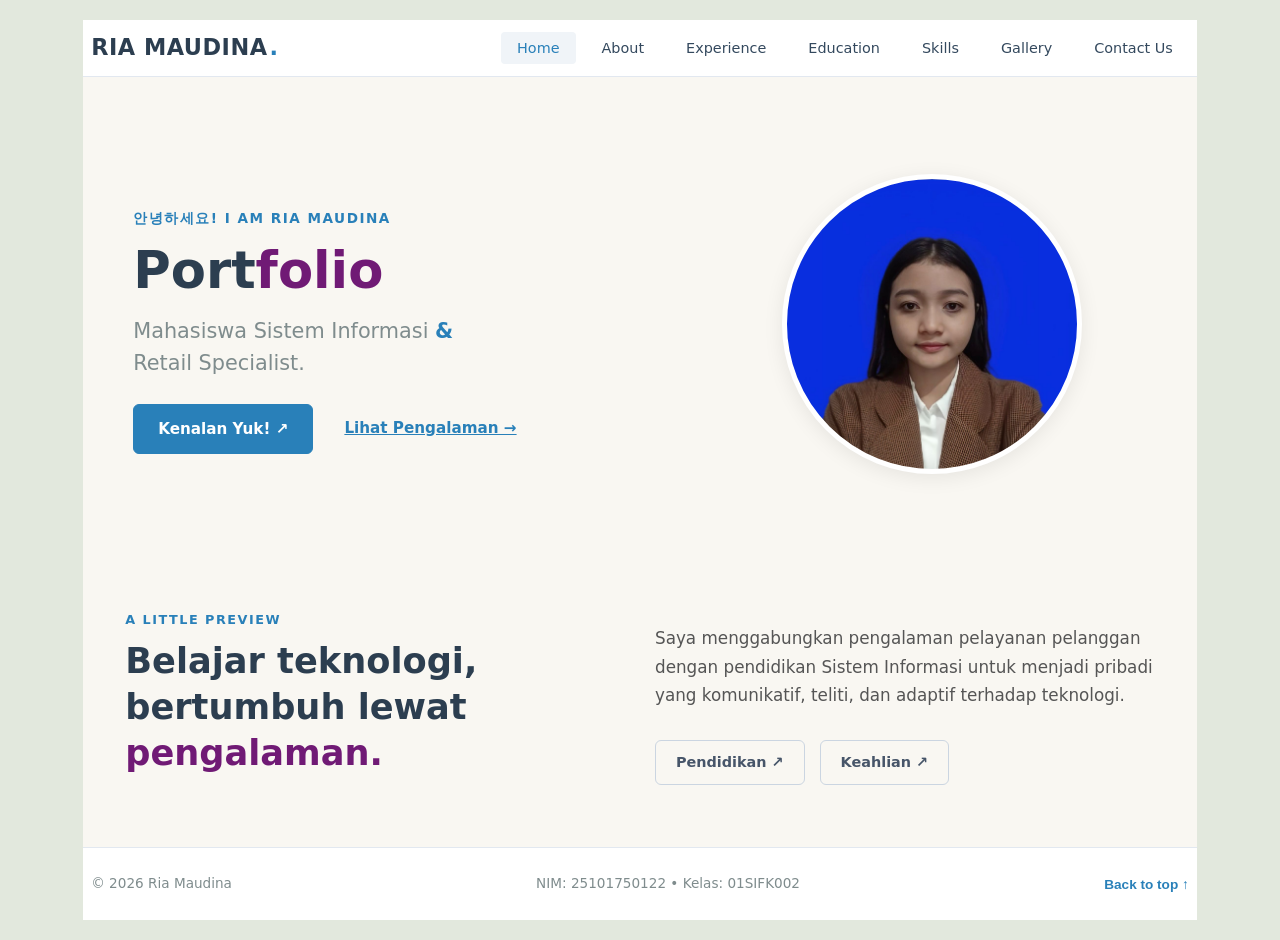
<file: index.html>
<!doctype html>
<html lang="id">

<head>
  <meta charset="utf-8">
  <meta name="viewport" content="width=device-width, initial-scale=1">
  <meta name="description" content="Portofolio Ria Maudina, Information System College Student & retail specialist.">
  <title>Ria Maudina | Home</title>

  <link rel="stylesheet" href="style.css">
</head>

<body>

  <nav class="navbar" aria-label="Navigasi utama">
    <div class="container d-flex justify-content-between align-items-center">
      <a class="navbar-brand" href="index.html">RIA MAUDINA<span>.</span></a>
      <button class="navbar-toggler" type="button" aria-label="Buka menu">
        <span class="navbar-toggler-icon"></span>
      </button>
      <div class="collapse navbar-collapse" id="mainNav">
        <ul class="navbar-nav ms-auto">
          <li class="nav-item"><a class="nav-link active" href="index.html">Home</a></li>
          <li class="nav-item"><a class="nav-link" href="about.html">About</a></li>
          <li class="nav-item"><a class="nav-link" href="experience.html">Experience</a></li>
          <li class="nav-item"><a class="nav-link" href="education.html">Education</a></li>
          <li class="nav-item"><a class="nav-link" href="skills.html">Skills</a></li>
          <li class="nav-item"><a class="nav-link" href="gallery.html">Gallery</a></li>
          <li class="nav-item"><a class="nav-link" href="contact.html">Contact Us</a></li>
        </ul>
      </div>
    </div>
  </nav>

  <main>
    <section class="hero container min-vh-100">
      <div class="row align-items-center gy-5 w-100">
        <div class="col-lg-7">
          <p class="kicker">안녕하세요! I AM RIA MAUDINA</p>
          <h1 class="hero-title">Port<span>folio</span></h1>
          <p class="hero-tagline">Mahasiswa Sistem Informasi <span>&</span><br>Retail Specialist.</p>
          <div class="d-flex gap-3 flex-wrap mt-4">
            <a class="btn-retro" href="about.html">Kenalan Yuk! ↗</a>
            <a class="link-retro" href="experience.html">Lihat Pengalaman →</a>
          </div>
        </div>
        <div class="col-lg-5">
          <div class="hero-art">
            <div class="blob-photo" role="img" aria-label="Foto profil Ria Maudina"></div>
          </div>
        </div>
      </div>
    </section>

    <section class="section-space container">
      <div class="row gy-4 align-items-center">
        <div class="col-lg-5">
          <p class="section-label">A LITTLE PREVIEW</p>
          <h2 class="section-title">Belajar teknologi,<br>bertumbuh lewat <span>pengalaman.</span></h2>
        </div>
        <div class="col-lg-6 offset-lg-1">
          <p class="large-copy">Saya menggabungkan pengalaman pelayanan pelanggan dengan pendidikan Sistem Informasi
            untuk menjadi pribadi yang komunikatif, teliti, dan adaptif terhadap teknologi.</p>
          <div class="mini-links">
            <a href="education.html">Pendidikan ↗</a>
            <a href="skills.html">Keahlian ↗</a>
          </div>
        </div>
      </div>
    </section>
  </main>

  <footer>
    <div class="container footer-row">
      <span>© 2026 Ria Maudina</span>
      <span>NIM: 25101750122 • Kelas: 01SIFK002</span>
      <button id="toTop" type="button">Back to top ↑</button>
    </div>
  </footer>

  <script src="script.js"></script>
</body>

</html>
</file>
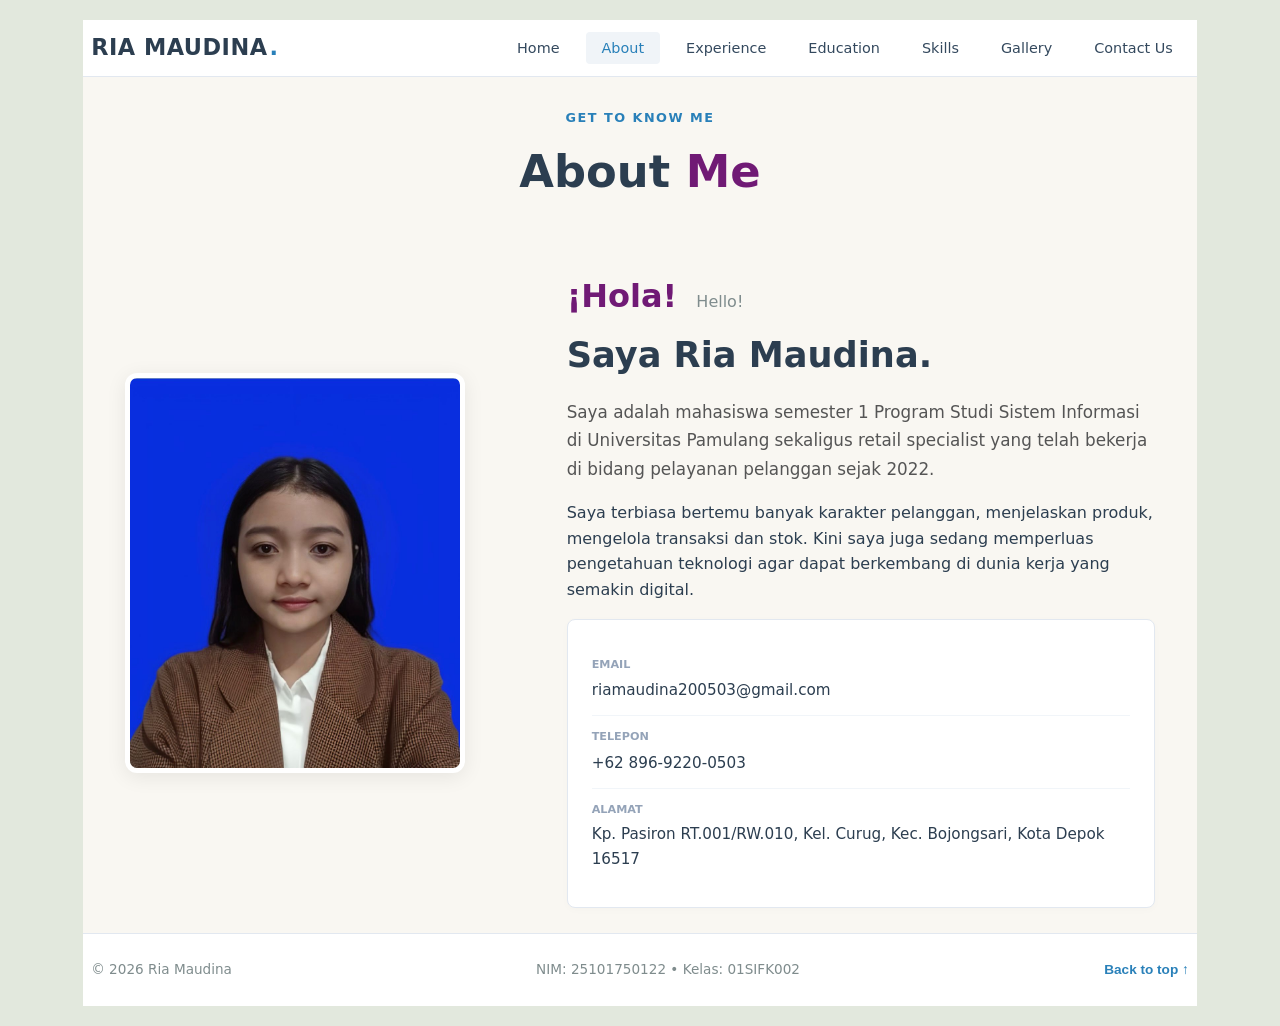
<file: about.html>
<!doctype html>
<html lang="id">

<head>
  <meta charset="utf-8">
  <meta name="viewport" content="width=device-width,initial-scale=1">
  <meta name="description" content="Tentang dan kontak Ria Maudina.">
  <title>Ria Maudina | About</title>

  <link rel="stylesheet" href="style.css">
</head>

<body>

  <nav class="navbar" aria-label="Navigasi utama">
    <div class="container d-flex justify-content-between align-items-center">
      <a class="navbar-brand" href="index.html">RIA MAUDINA<span>.</span></a>
      <button class="navbar-toggler" type="button" aria-label="Buka menu">
        <span class="navbar-toggler-icon"></span>
      </button>
      <div class="collapse navbar-collapse" id="mainNav">
        <ul class="navbar-nav ms-auto">
          <li><a class="nav-link" href="index.html">Home</a></li>
          <li><a class="nav-link active" href="about.html">About</a></li>
          <li><a class="nav-link" href="experience.html">Experience</a></li>
          <li><a class="nav-link" href="education.html">Education</a></li>
          <li><a class="nav-link" href="skills.html">Skills</a></li>
          <li><a class="nav-link" href="gallery.html">Gallery</a></li>
          <li><a class="nav-link" href="contact.html">Contact Us</a></li>
        </ul>
      </div>
    </div>
  </nav>

  <main>
    <header class="page-header container">
      <p class="section-label">GET TO KNOW ME</p>
      <h1>About <span>Me</span></h1>
    </header>

    <section class="section-space container">
      <div class="row gy-4 align-items-center">
        <div class="col-lg-5" style="padding-right: 0;">
          <div class="profile-wrap">
            <div class="blob-photo large"></div>
          </div>
        </div>
        <div class="col-lg-7">
          <p class="hello">¡Hola! <small>Hello!</small></p>
          <h2 class="section-title">Saya Ria Maudina.</h2>
          <p class="large-copy">Saya adalah mahasiswa semester 1 Program Studi Sistem Informasi di Universitas Pamulang
            sekaligus retail specialist yang telah bekerja di bidang pelayanan pelanggan sejak 2022.</p>
          <p>Saya terbiasa bertemu banyak karakter pelanggan, menjelaskan produk, mengelola transaksi dan stok. Kini
            saya juga sedang memperluas pengetahuan teknologi agar dapat berkembang di dunia kerja yang semakin digital.
          </p>

          <div class="contact-card">
            <div>
              <span>EMAIL</span>
              <a href="mailto:riamaudina200503@gmail.com">riamaudina200503@gmail.com</a>
            </div>
            <div>
              <span>TELEPON</span>
              <a href="tel:+6289692200503">+62 896-9220-0503</a>
            </div>
            <div>
              <span>ALAMAT</span>
              <p>Kp. Pasiron RT.001/RW.010, Kel. Curug, Kec. Bojongsari, Kota Depok 16517</p>
            </div>
          </div>
        </div>
      </div>
    </section>
  </main>

  <footer>
    <div class="container footer-row">
      <span>© 2026 Ria Maudina</span>
      <span>NIM: 25101750122 • Kelas: 01SIFK002</span>
      <button id="toTop" type="button">Back to top ↑</button>
    </div>
  </footer>

  <script src="script.js"></script>
</body>

</html>
</file>
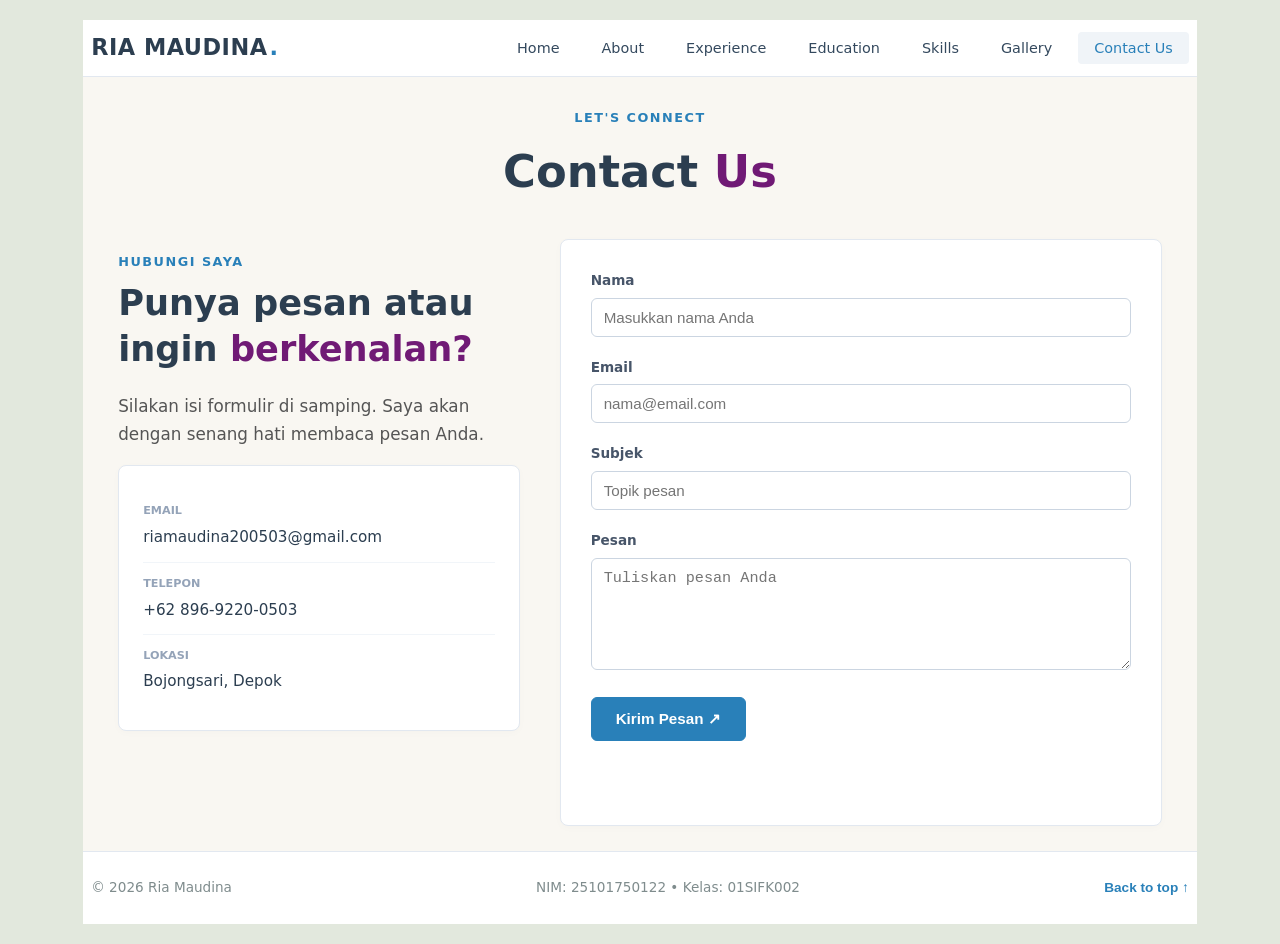
<file: contact.html>
<!doctype html>
<html lang="id">

<head>
  <meta charset="utf-8">
  <meta name="viewport" content="width=device-width,initial-scale=1">
  <meta name="description" content="Hubungi Ria Maudina melalui formulir kontak.">
  <title>Ria Maudina | Contact Us</title>

  <link rel="stylesheet" href="style.css">
</head>

<body>

  <nav class="navbar" aria-label="Navigasi utama">
    <div class="container d-flex justify-content-between align-items-center">
      <a class="navbar-brand" href="index.html">RIA MAUDINA<span>.</span></a>
      <button class="navbar-toggler" type="button" aria-label="Buka menu">
        <span class="navbar-toggler-icon"></span>
      </button>
      <div class="collapse navbar-collapse" id="mainNav">
        <ul class="navbar-nav ms-auto">
          <li><a class="nav-link" href="index.html">Home</a></li>
          <li><a class="nav-link" href="about.html">About</a></li>
          <li><a class="nav-link" href="experience.html">Experience</a></li>
          <li><a class="nav-link" href="education.html">Education</a></li>
          <li><a class="nav-link" href="skills.html">Skills</a></li>
          <li><a class="nav-link" href="gallery.html">Gallery</a></li>
          <li><a class="nav-link active" href="contact.html">Contact Us</a></li>
        </ul>
      </div>
    </div>
  </nav>

  <main>
    <header class="page-header container">
      <p class="section-label">LET'S CONNECT</p>
      <h1>Contact <span>Us</span></h1>
    </header>

    <section class="section-space container">
      <div class="contact-layout">
        <div class="contact-copy">
          <p class="section-label">HUBUNGI SAYA</p>
          <h2 class="section-title">Punya pesan atau ingin <span>berkenalan?</span></h2>
          <p class="large-copy">Silakan isi formulir di samping. Saya akan dengan senang hati membaca pesan Anda.</p>
          <div class="contact-card">
            <div>
              <span>EMAIL</span>
              <a href="mailto:riamaudina200503@gmail.com">riamaudina200503@gmail.com</a>
            </div>
            <div>
              <span>TELEPON</span>
              <a href="tel:+6289692200503">+62 896-9220-0503</a>
            </div>
            <div>
              <span>LOKASI</span>
              <p>Bojongsari, Depok</p>
            </div>
          </div>
        </div>

        <form class="contact-form" id="contactForm">
          <div class="form-field">
            <label for="name">Nama</label>
            <input id="name" name="name" type="text" placeholder="Masukkan nama Anda" required>
          </div>
          <div class="form-field">
            <label for="email">Email</label>
            <input id="email" name="email" type="email" placeholder="nama@email.com" required>
          </div>
          <div class="form-field">
            <label for="subject">Subjek</label>
            <input id="subject" name="subject" type="text" placeholder="Topik pesan" required>
          </div>
          <div class="form-field">
            <label for="message">Pesan</label>
            <textarea id="message" name="message" rows="5" placeholder="Tuliskan pesan Anda" required></textarea>
          </div>
          <button class="btn-retro" type="submit">Kirim Pesan ↗</button>
          <p class="form-status" role="status" aria-live="polite"></p>
        </form>
      </div>
    </section>
  </main>

  <footer>
    <div class="container footer-row">
      <span>© 2026 Ria Maudina</span>
      <span>NIM: 25101750122 • Kelas: 01SIFK002</span>
      <button id="toTop" type="button">Back to top ↑</button>
    </div>
  </footer>

  <script src="script.js"></script>
</body>

</html>
</file>
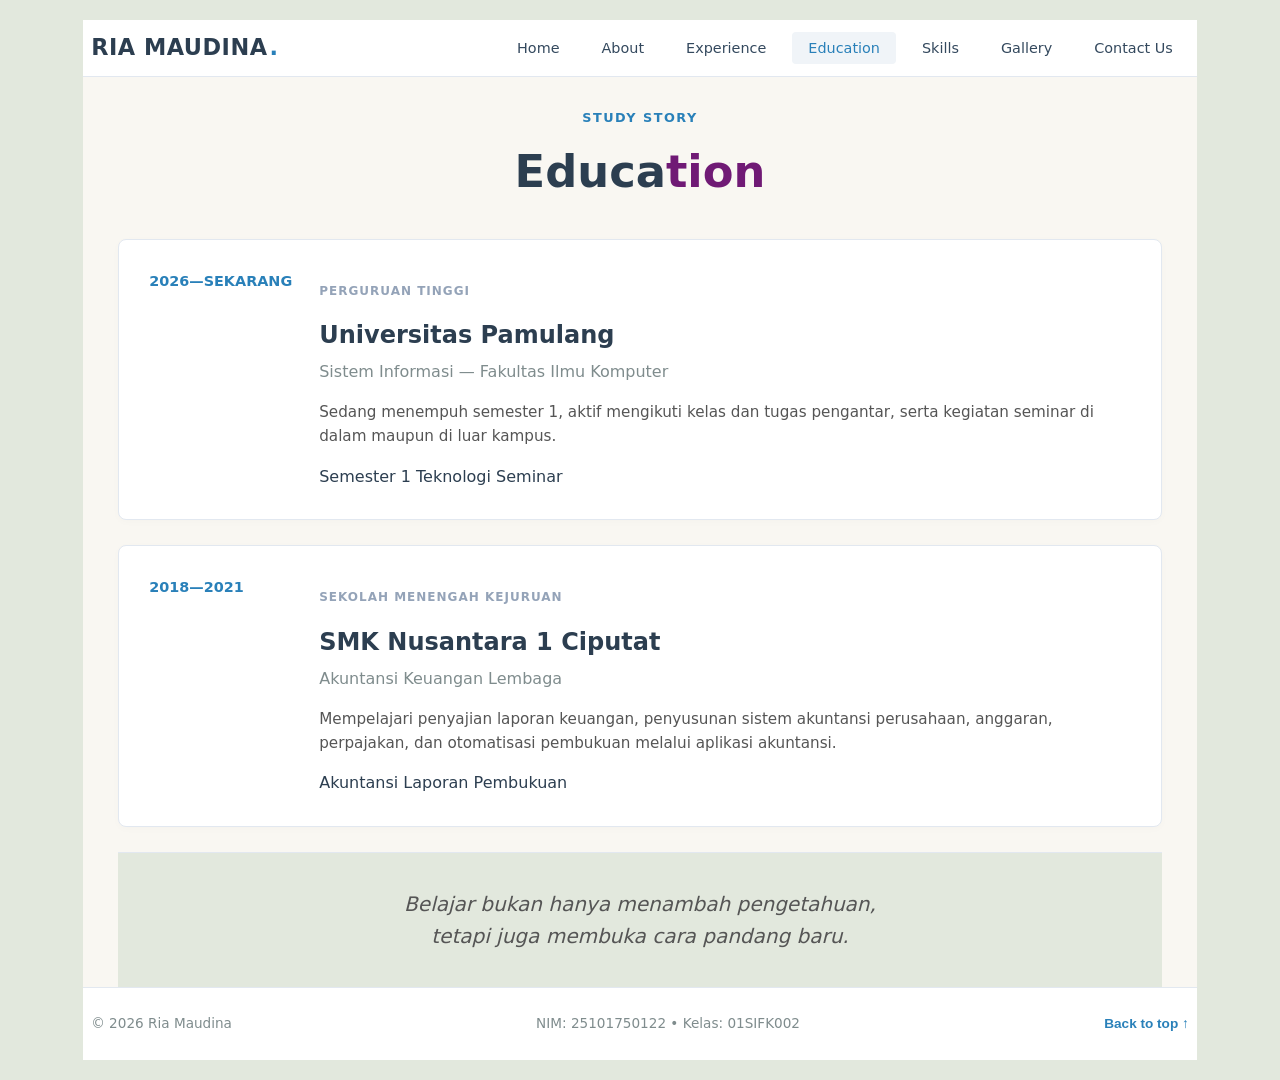
<file: education.html>
<!doctype html>
<html lang="id">

<head>
    <meta charset="utf-8">
    <meta name="viewport" content="width=device-width,initial-scale=1">
    <meta name="description" content="Riwayat pendidikan Ria Maudina.">
    <title>Ria Maudina | Education</title>

    <link rel="stylesheet" href="style.css">
</head>

<body>

    <nav class="navbar" aria-label="Navigasi utama">
        <div class="container d-flex justify-content-between align-items-center">
            <a class="navbar-brand" href="index.html">RIA MAUDINA<span>.</span></a>
            <button class="navbar-toggler" type="button" aria-label="Buka menu">
                <span class="navbar-toggler-icon"></span>
            </button>
            <div class="collapse navbar-collapse" id="mainNav">
                <ul class="navbar-nav ms-auto">
                    <li><a class="nav-link" href="index.html">Home</a></li>
                    <li><a class="nav-link" href="about.html">About</a></li>
                    <li><a class="nav-link" href="experience.html">Experience</a></li>
                    <li><a class="nav-link active" href="education.html">Education</a></li>
                    <li><a class="nav-link" href="skills.html">Skills</a></li>
                    <li><a class="nav-link" href="gallery.html">Gallery</a></li>
                    <li><a class="nav-link" href="contact.html">Contact Us</a></li>
                </ul>
            </div>
        </div>
    </nav>

    <main>
        <header class="page-header container">
            <p class="section-label">STUDY STORY</p>
            <h1>Educa<span>tion</span></h1>
        </header>

        <section class="section-space container">
            <div class="edu-timeline">
                <article class="edu-card">
                    <span class="edu-year">2026—SEKARANG</span>
                    <div>
                        <p class="role">PERGURUAN TINGGI</p>
                        <h2>Universitas Pamulang</h2>
                        <h3>Sistem Informasi — Fakultas Ilmu Komputer</h3>
                        <p>Sedang menempuh semester 1, aktif mengikuti kelas dan tugas pengantar, serta kegiatan seminar
                            di dalam maupun di luar kampus.</p>
                        <div class="tags">
                            <span>Semester 1</span>
                            <span>Teknologi</span>
                            <span>Seminar</span>
                        </div>
                    </div>
                </article>

                <article class="edu-card">
                    <span class="edu-year">2018—2021</span>
                    <div>
                        <p class="role">SEKOLAH MENENGAH KEJURUAN</p>
                        <h2>SMK Nusantara 1 Ciputat</h2>
                        <h3>Akuntansi Keuangan Lembaga</h3>
                        <p>Mempelajari penyajian laporan keuangan, penyusunan sistem akuntansi perusahaan, anggaran,
                            perpajakan, dan otomatisasi pembukuan melalui aplikasi akuntansi.</p>
                        <div class="tags">
                            <span>Akuntansi</span>
                            <span>Laporan</span>
                            <span>Pembukuan</span>
                        </div>
                    </div>
                </article>
            </div>
        </section>

        <section class="quote-section">
            <div class="container">
                <p>Belajar bukan hanya menambah pengetahuan,<br>tetapi juga membuka cara pandang baru.</p>
            </div>
        </section>
    </main>

    <footer>
        <div class="container footer-row">
            <span>© 2026 Ria Maudina</span>
            <span>NIM: 25101750122 • Kelas: 01SIFK002</span>
            <button id="toTop" type="button">Back to top ↑</button>
        </div>
    </footer>

    <script src="script.js"></script>
</body>

</html>
</file>
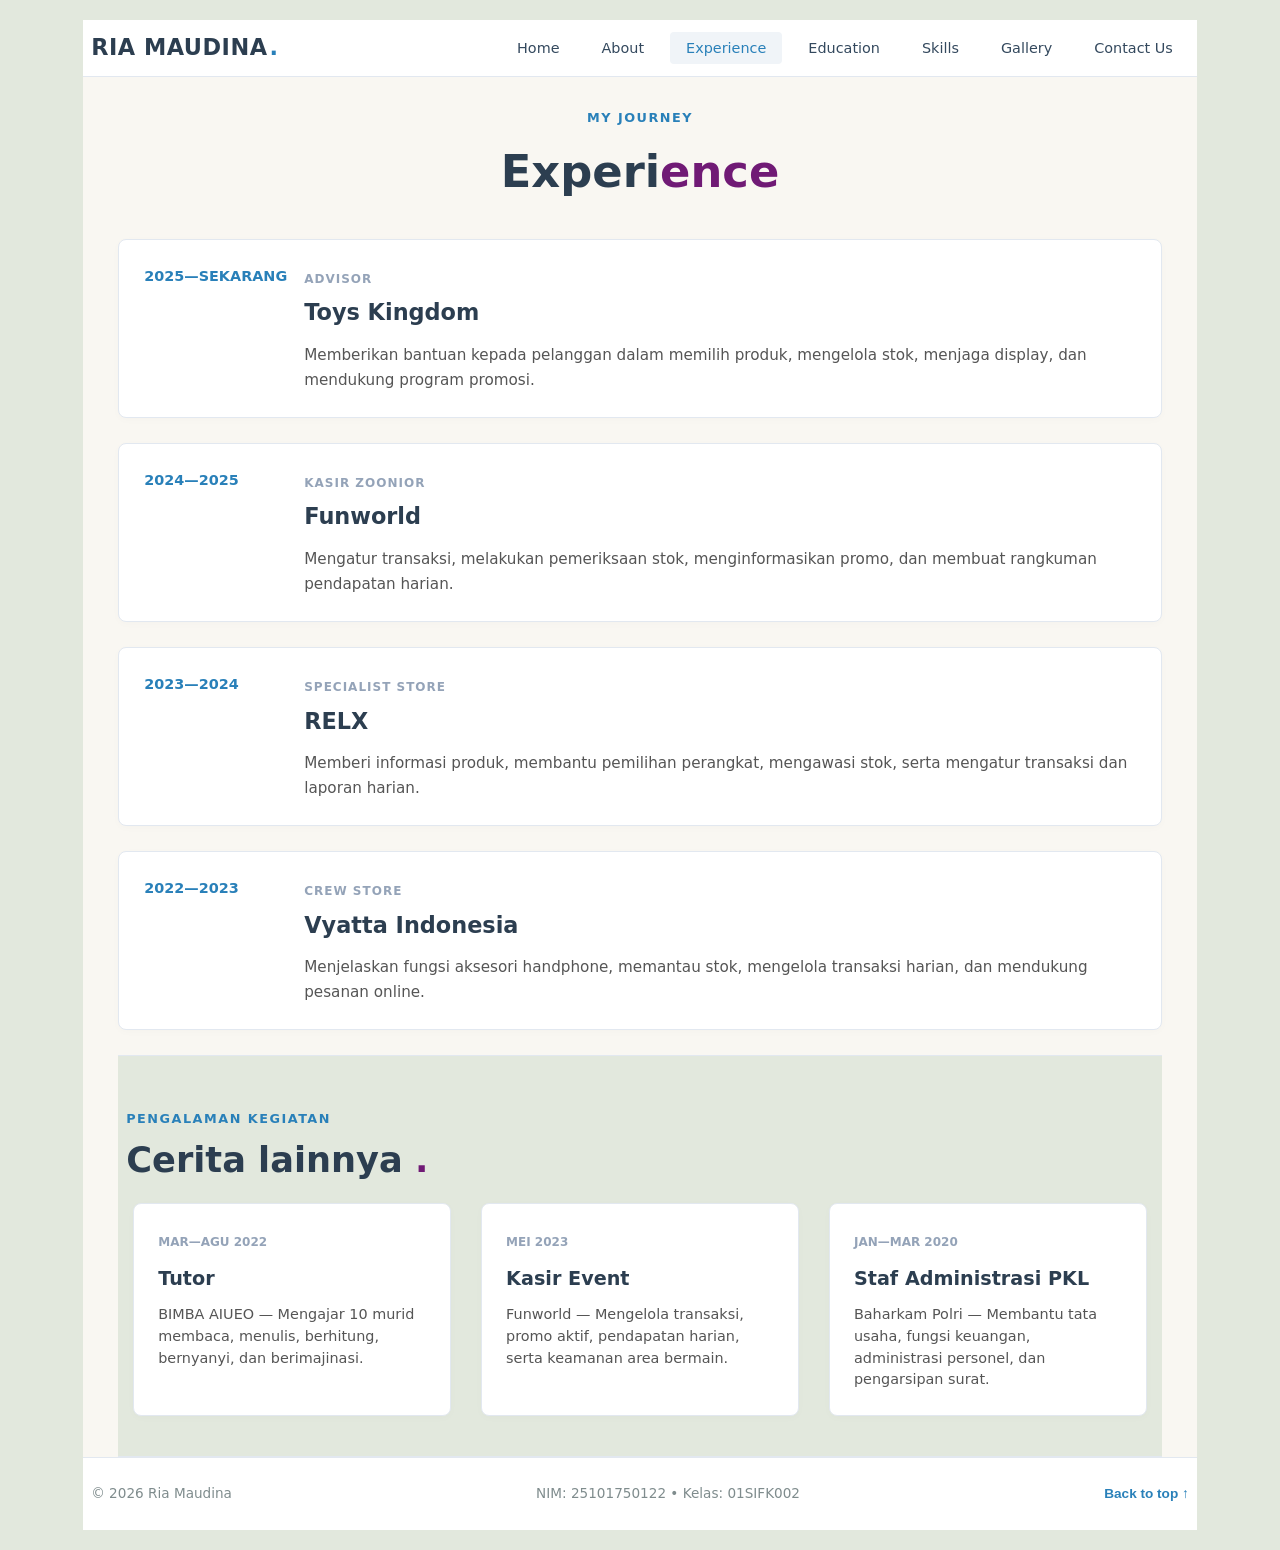
<file: experience.html>
<!doctype html>
<html lang="id">

<head>
  <meta charset="utf-8">
  <meta name="viewport" content="width=device-width,initial-scale=1">
  <meta name="description" content="Pengalaman kerja Ria Maudina.">
  <title>Ria Maudina | Experience</title>

  <link rel="stylesheet" href="style.css">
</head>

<body>

  <nav class="navbar" aria-label="Navigasi utama">
    <div class="container d-flex justify-content-between align-items-center">
      <a class="navbar-brand" href="index.html">RIA MAUDINA<span>.</span></a>
      <button class="navbar-toggler" type="button" aria-label="Buka menu">
        <span class="navbar-toggler-icon"></span>
      </button>
      <div class="collapse navbar-collapse" id="mainNav">
        <ul class="navbar-nav ms-auto">
          <li><a class="nav-link" href="index.html">Home</a></li>
          <li><a class="nav-link" href="about.html">About</a></li>
          <li><a class="nav-link active" href="experience.html">Experience</a></li>
          <li><a class="nav-link" href="education.html">Education</a></li>
          <li><a class="nav-link" href="skills.html">Skills</a></li>
          <li><a class="nav-link" href="gallery.html">Gallery</a></li>
          <li><a class="nav-link" href="contact.html">Contact Us</a></li>
        </ul>
      </div>
    </div>
  </nav>

  <main>
    <header class="page-header container">
      <p class="section-label">MY JOURNEY</p>
      <h1>Experi<span>ence</span></h1>
    </header>

    <section class="section-space container">
      <div class="timeline">
        <article class="timeline-card">
          <div class="time">2025—SEKARANG</div>
          <div>
            <span class="role">ADVISOR</span>
            <h2>Toys Kingdom</h2>
            <p>Memberikan bantuan kepada pelanggan dalam memilih produk, mengelola stok, menjaga display, dan mendukung
              program promosi.</p>
          </div>
        </article>

        <article class="timeline-card">
          <div class="time">2024—2025</div>
          <div>
            <span class="role">KASIR ZOONIOR</span>
            <h2>Funworld</h2>
            <p>Mengatur transaksi, melakukan pemeriksaan stok, menginformasikan promo, dan membuat rangkuman pendapatan
              harian.</p>
          </div>
        </article>

        <article class="timeline-card">
          <div class="time">2023—2024</div>
          <div>
            <span class="role">SPECIALIST STORE</span>
            <h2>RELX</h2>
            <p>Memberi informasi produk, membantu pemilihan perangkat, mengawasi stok, serta mengatur transaksi dan
              laporan harian.</p>
          </div>
        </article>

        <article class="timeline-card">
          <div class="time">2022—2023</div>
          <div>
            <span class="role">CREW STORE</span>
            <h2>Vyatta Indonesia</h2>
            <p>Menjelaskan fungsi aksesori handphone, memantau stok, mengelola transaksi harian, dan mendukung pesanan
              online.</p>
          </div>
        </article>
      </div>
    </section>

    <section class="extra-section">
      <div class="container">
        <p class="section-label">PENGALAMAN KEGIATAN</p>
        <h2 class="section-title">Cerita lainnya <span>.</span></h2>

        <div class="row g-4 mt-3">
          <div class="col-md-4">
            <article class="extra-card">
              <span>MAR—AGU 2022</span>
              <h3>Tutor</h3>
              <p>BIMBA AIUEO — Mengajar 10 murid membaca, menulis, berhitung, bernyanyi, dan berimajinasi.</p>
            </article>
          </div>

          <div class="col-md-4">
            <article class="extra-card">
              <span>MEI 2023</span>
              <h3>Kasir Event</h3>
              <p>Funworld — Mengelola transaksi, promo aktif, pendapatan harian, serta keamanan area bermain.</p>
            </article>
          </div>

          <div class="col-md-4">
            <article class="extra-card">
              <span>JAN—MAR 2020</span>
              <h3>Staf Administrasi PKL</h3>
              <p>Baharkam Polri — Membantu tata usaha, fungsi keuangan, administrasi personel, dan pengarsipan surat.
              </p>
            </article>
          </div>
        </div>
      </div>
    </section>
  </main>

  <footer>
    <div class="container footer-row">
      <span>© 2026 Ria Maudina</span>
      <span>NIM: 25101750122 • Kelas: 01SIFK002</span>
      <button id="toTop" type="button">Back to top ↑</button>
    </div>
  </footer>

  <script src="script.js"></script>
</body>

</html>
</file>
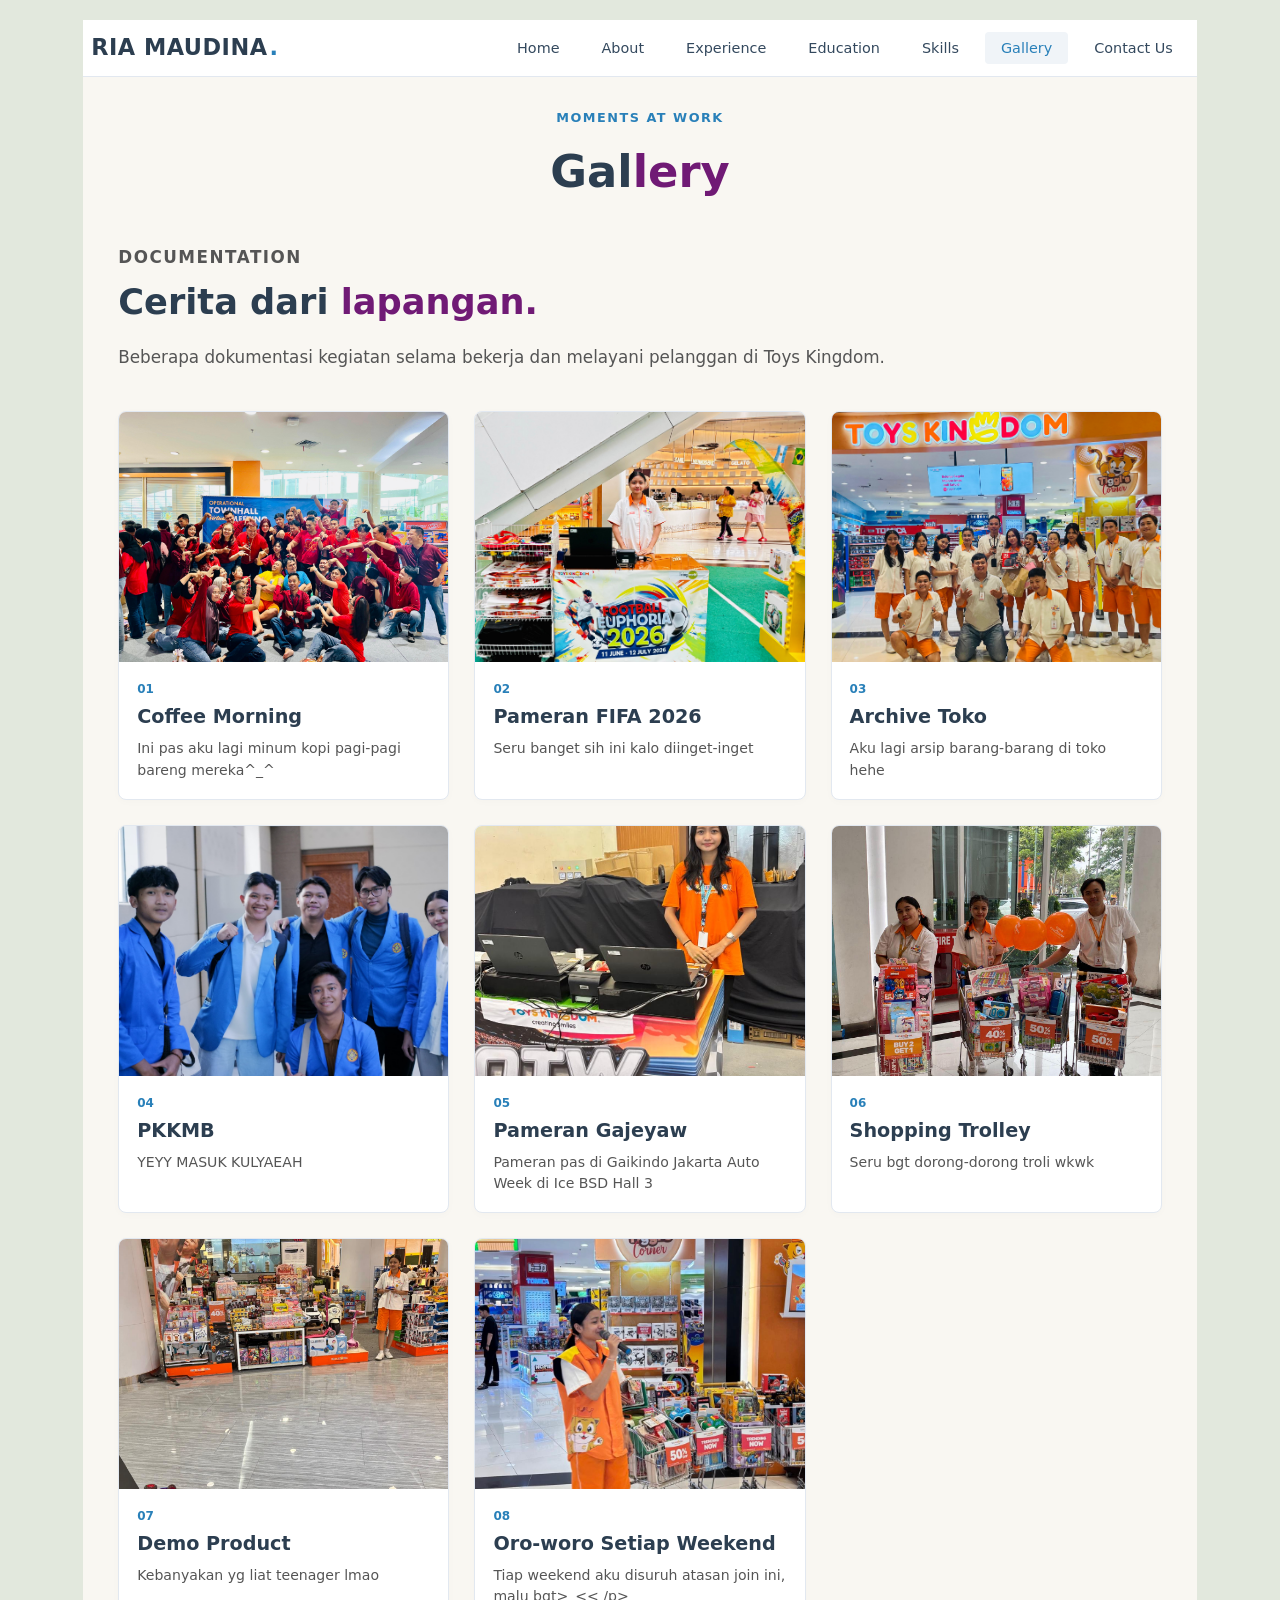
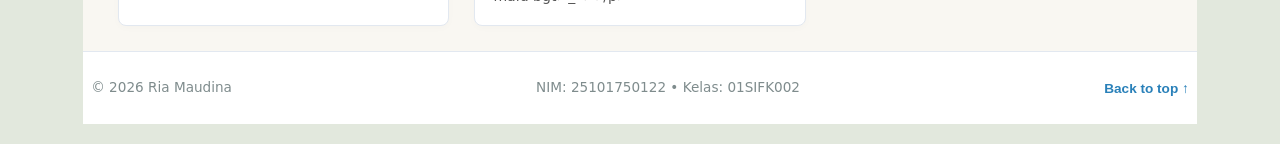
<file: gallery.html>
<!doctype html>
<html lang="id">

<head>
  <meta charset="utf-8">
  <meta name="viewport" content="width=device-width,initial-scale=1">
  <meta name="description" content="Galeri kegiatan profesional Ria Maudina di Toys Kingdom.">
  <title>Ria Maudina | Gallery</title>

  <link rel="stylesheet" href="style.css">
  <link rel="stylesheet" href="gallery.css">
</head>

<body>

  <nav class="navbar" aria-label="Navigasi utama">
    <div class="container d-flex justify-content-between align-items-center">
      <a class="navbar-brand" href="index.html">RIA MAUDINA<span>.</span></a>
      <button class="navbar-toggler" type="button" aria-label="Buka menu">
        <span class="navbar-toggler-icon"></span>
      </button>
      <div class="collapse navbar-collapse" id="mainNav">
        <ul class="navbar-nav ms-auto">
          <li><a class="nav-link" href="index.html">Home</a></li>
          <li><a class="nav-link" href="about.html">About</a></li>
          <li><a class="nav-link" href="experience.html">Experience</a></li>
          <li><a class="nav-link" href="education.html">Education</a></li>
          <li><a class="nav-link" href="skills.html">Skills</a></li>
          <li><a class="nav-link active" href="gallery.html">Gallery</a></li>
          <li><a class="nav-link" href="contact.html">Contact Us</a></li>
        </ul>
      </div>
    </div>
  </nav>

  <main>
    <header class="page-header container">
      <p class="section-label">MOMENTS AT WORK</p>
      <h1>Gal<span>lery</span></h1>
    </header>

    <section class="section-space container">
      <div class="gallery-intro">
        <p class="section-label">DOCUMENTATION</p>
        <h2 class="section-title">Cerita dari <span>lapangan.</span></h2>
        <p>Beberapa dokumentasi kegiatan selama bekerja dan melayani pelanggan di Toys Kingdom.</p>
      </div>

      <div class="gallery-grid">
        <figure class="gallery-card gallery-tall">
          <div class="gallery-photo"><img src="gambar/gallery/coffee-morning.jpeg"
              alt="Kegiatan Coffee Morning bersama tim" loading="lazy"></div>
          <figcaption>
            <span>01</span>
            <div>
              <h2>Coffee Morning</h2>
              <p>Ini pas aku lagi minum kopi pagi-pagi bareng mereka^_^</p>
            </div>
          </figcaption>
        </figure>

        <figure class="gallery-card">
          <div class="gallery-photo"><img src="gambar/gallery/pameran-fifa-2026.jpeg"
              alt="Ria bertugas di Pameran FIFA 2026" loading="lazy"></div>
          <figcaption>
            <span>02</span>
            <div>
              <h2>Pameran FIFA 2026</h2>
              <p>Seru banget sih ini kalo diinget-inget</p>
            </div>
          </figcaption>
        </figure>

        <figure class="gallery-card">
          <div class="gallery-photo"><img src="gambar/gallery/archive-toko.jpeg"
              alt="Dokumentasi arsip tim toko Toys Kingdom" loading="lazy"></div>
          <figcaption>
            <span>03</span>
            <div>
              <h2>Archive Toko</h2>
              <p>Aku lagi arsip barang-barang di toko hehe</p>
            </div>
          </figcaption>
        </figure>

        <figure class="gallery-card gallery-wide">
          <div class="gallery-photo"><img src="gambar/gallery/pkkmb.jpeg" alt="Kegiatan PKKMB bersama mahasiswa"
              loading="lazy"></div>
          <figcaption>
            <span>04</span>
            <div>
              <h2>PKKMB</h2>
              <p>YEYY MASUK KULYAEAH</p>
            </div>
          </figcaption>
        </figure>

        <figure class="gallery-card">
          <div class="gallery-photo"><img src="gambar/gallery/pameran-gajeyaw.jpeg"
              alt="Ria bertugas pada Pameran Gajeyaw" loading="lazy"></div>
          <figcaption>
            <span>05</span>
            <div>
              <h2>Pameran Gajeyaw</h2>
              <p>Pameran pas di Gaikindo Jakarta Auto Week di Ice BSD Hall 3</p>
            </div>
          </figcaption>
        </figure>

        <figure class="gallery-card">
          <div class="gallery-photo"><img src="gambar/gallery/shopping-trolley.jpeg"
              alt="Tim Toys Kingdom membawa shopping trolley promosi" loading="lazy"></div>
          <figcaption>
            <span>06</span>
            <div>
              <h2>Shopping Trolley</h2>
              <p>Seru bgt dorong-dorong troli wkwk</p>
            </div>
          </figcaption>
        </figure>

        <figure class="gallery-card">
          <div class="gallery-photo"><img src="gambar/gallery/demo-product.jpeg"
              alt="Ria melakukan demo produk Toys Kingdom" loading="lazy"></div>
          <figcaption>
            <span>07</span>
            <div>
              <h2>Demo Product</h2>
              <p>Kebanyakan yg liat teenager lmao</p>
            </div>
          </figcaption>
        </figure>

        <figure class="gallery-card">
          <div class="gallery-photo"><img src="gambar/gallery/oro-woro-weekend.jpeg"
              alt="Ria melakukan oro-woro promosi setiap weekend" loading="lazy"></div>
          <figcaption>
            <span>08</span>
            <div>
              <h2>Oro-woro Setiap Weekend</h2>
              <p>Tiap weekend aku disuruh atasan join ini, malu bgt>_<< /p>
            </div>
          </figcaption>
        </figure>
      </div>
    </section>
  </main>

  <footer>
    <div class="container footer-row">
      <span>© 2026 Ria Maudina</span>
      <span>NIM: 25101750122 • Kelas: 01SIFK002</span>
      <button id="toTop" type="button">Back to top ↑</button>
    </div>
  </footer>

  <script src="script.js"></script>
</body>

</html>
</file>
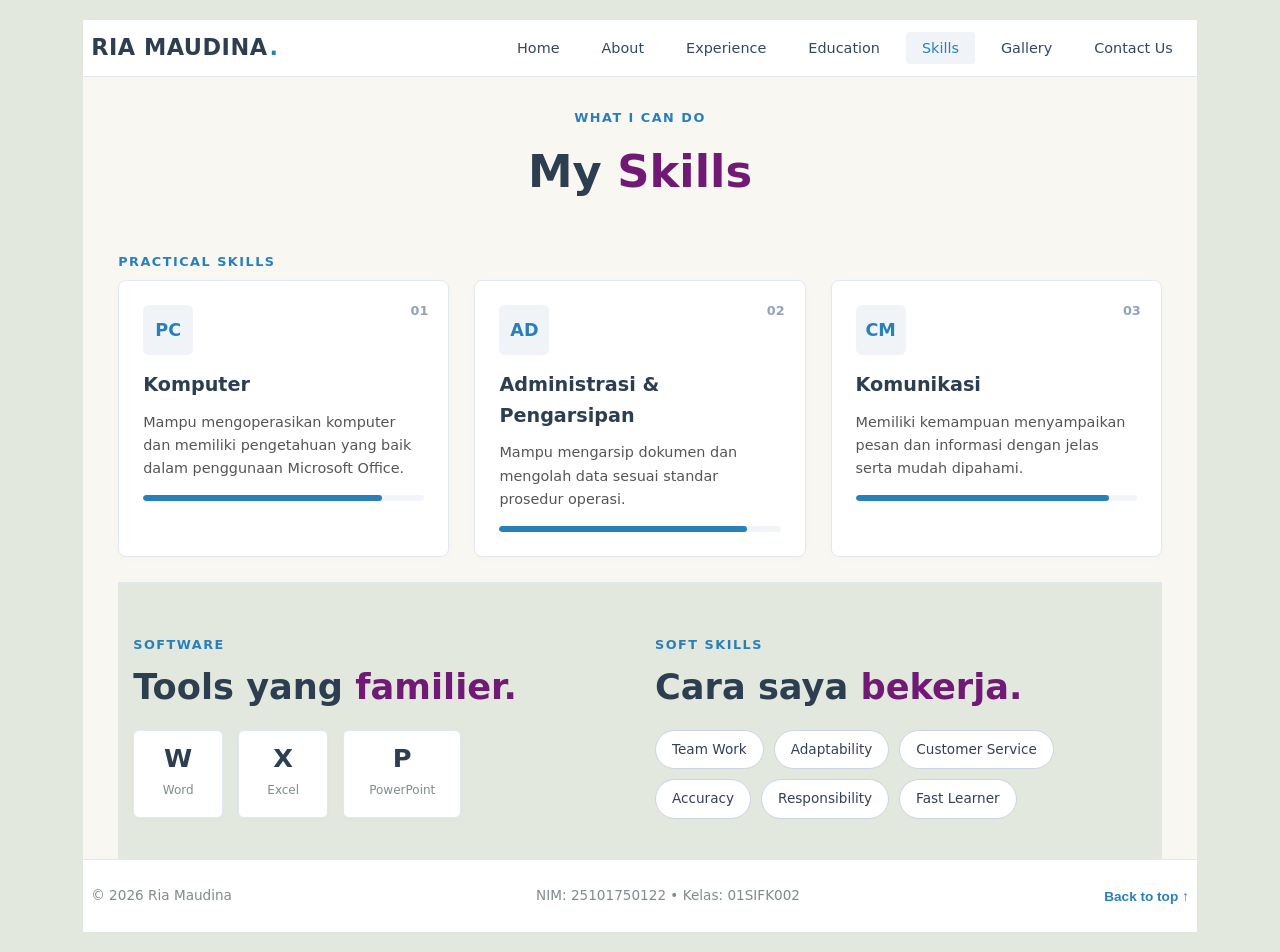
<file: skills.html>
<!doctype html>
<html lang="id">

<head>
    <meta charset="utf-8">
    <meta name="viewport" content="width=device-width,initial-scale=1">
    <meta name="description" content="Keahlian Ria Maudina.">
    <title>Ria Maudina | Skills</title>

    <link rel="stylesheet" href="style.css">
</head>

<body>

    <nav class="navbar" aria-label="Navigasi utama">
        <div class="container d-flex justify-content-between align-items-center">
            <a class="navbar-brand" href="index.html">RIA MAUDINA<span>.</span></a>
            <button class="navbar-toggler" type="button" aria-label="Buka menu">
                <span class="navbar-toggler-icon"></span>
            </button>
            <div class="collapse navbar-collapse" id="mainNav">
                <ul class="navbar-nav ms-auto">
                    <li><a class="nav-link" href="index.html">Home</a></li>
                    <li><a class="nav-link" href="about.html">About</a></li>
                    <li><a class="nav-link" href="experience.html">Experience</a></li>
                    <li><a class="nav-link" href="education.html">Education</a></li>
                    <li><a class="nav-link active" href="skills.html">Skills</a></li>
                    <li><a class="nav-link" href="gallery.html">Gallery</a></li>
                    <li><a class="nav-link" href="contact.html">Contact Us</a></li>
                </ul>
            </div>
        </div>
    </nav>

    <main>
        <header class="page-header container">
            <p class="section-label">WHAT I CAN DO</p>
            <h1>My <span>Skills</span></h1>
        </header>

        <section class="section-space container">
            <p class="section-label">PRACTICAL SKILLS</p>
            <div class="skill-grid">
                <article class="skill-card">
                    <div class="skill-icon">PC</div>
                    <span>01</span>
                    <h2>Komputer</h2>
                    <p>Mampu mengoperasikan komputer dan memiliki pengetahuan yang baik dalam penggunaan Microsoft
                        Office.</p>
                    <div class="progress-retro"><i style="width:85%"></i></div>
                </article>

                <article class="skill-card">
                    <div class="skill-icon">AD</div>
                    <span>02</span>
                    <h2>Administrasi & Pengarsipan</h2>
                    <p>Mampu mengarsip dokumen dan mengolah data sesuai standar prosedur operasi.</p>
                    <div class="progress-retro"><i style="width:88%"></i></div>
                </article>

                <article class="skill-card">
                    <div class="skill-icon">CM</div>
                    <span>03</span>
                    <h2>Komunikasi</h2>
                    <p>Memiliki kemampuan menyampaikan pesan dan informasi dengan jelas serta mudah dipahami.</p>
                    <div class="progress-retro"><i style="width:90%"></i></div>
                </article>
            </div>
        </section>

        <section class="badge-section">
            <div class="container">
                <div class="row gy-5">
                    <div class="col-lg-5">
                        <p class="section-label">SOFTWARE</p>
                        <h2 class="section-title">Tools yang <span>familier.</span></h2>
                        <div class="software-icons">
                            <div><b>W</b><span>Word</span></div>
                            <div><b>X</b><span>Excel</span></div>
                            <div><b>P</b><span>PowerPoint</span></div>
                        </div>
                    </div>
                    <div class="col-lg-6 offset-lg-1">
                        <p class="section-label">SOFT SKILLS</p>
                        <h2 class="section-title">Cara saya <span>bekerja.</span></h2>
                        <div class="soft-badges">
                            <span>Team Work</span>
                            <span>Adaptability</span>
                            <span>Customer Service</span>
                            <span>Accuracy</span>
                            <span>Responsibility</span>
                            <span>Fast Learner</span>
                        </div>
                    </div>
                </div>
            </div>
        </section>
    </main>

    <footer>
        <div class="container footer-row">
            <span>© 2026 Ria Maudina</span>
            <span>NIM: 25101750122 • Kelas: 01SIFK002</span>
            <button id="toTop" type="button">Back to top ↑</button>
        </div>
    </footer>

    <script src="script.js"></script>
</body>

</html>
</file>
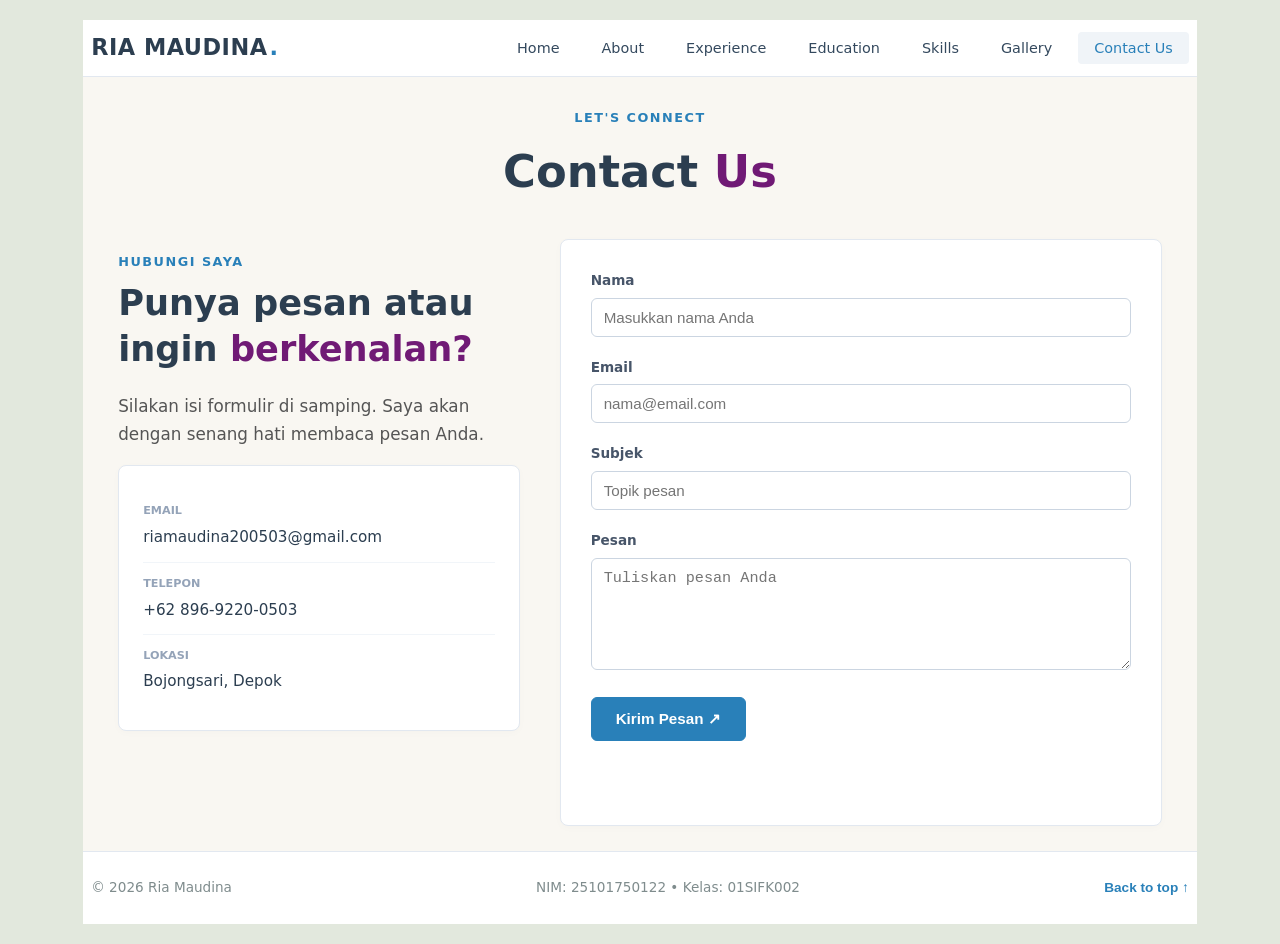
<file: PORTOFOLIO/contact.html>
<!doctype html>
<html lang="id">

<head>
  <meta charset="utf-8">
  <meta name="viewport" content="width=device-width,initial-scale=1">
  <meta name="description" content="Hubungi Ria Maudina melalui formulir kontak.">
  <title>Ria Maudina | Contact Us</title>

  <link rel="stylesheet" href="style.css">
</head>

<body>

  <nav class="navbar" aria-label="Navigasi utama">
    <div class="container d-flex justify-content-between align-items-center">
      <a class="navbar-brand" href="index.html">RIA MAUDINA<span>.</span></a>
      <button class="navbar-toggler" type="button" aria-label="Buka menu">
        <span class="navbar-toggler-icon"></span>
      </button>
      <div class="collapse navbar-collapse" id="mainNav">
        <ul class="navbar-nav ms-auto">
          <li><a class="nav-link" href="index.html">Home</a></li>
          <li><a class="nav-link" href="about.html">About</a></li>
          <li><a class="nav-link" href="experience.html">Experience</a></li>
          <li><a class="nav-link" href="education.html">Education</a></li>
          <li><a class="nav-link" href="skills.html">Skills</a></li>
          <li><a class="nav-link" href="gallery.html">Gallery</a></li>
          <li><a class="nav-link active" href="contact.html">Contact Us</a></li>
        </ul>
      </div>
    </div>
  </nav>

  <main>
    <header class="page-header container">
      <p class="section-label">LET'S CONNECT</p>
      <h1>Contact <span>Us</span></h1>
    </header>

    <section class="section-space container">
      <div class="contact-layout">
        <div class="contact-copy">
          <p class="section-label">HUBUNGI SAYA</p>
          <h2 class="section-title">Punya pesan atau ingin <span>berkenalan?</span></h2>
          <p class="large-copy">Silakan isi formulir di samping. Saya akan dengan senang hati membaca pesan Anda.</p>
          <div class="contact-card">
            <div>
              <span>EMAIL</span>
              <a href="mailto:riamaudina200503@gmail.com">riamaudina200503@gmail.com</a>
            </div>
            <div>
              <span>TELEPON</span>
              <a href="tel:+6289692200503">+62 896-9220-0503</a>
            </div>
            <div>
              <span>LOKASI</span>
              <p>Bojongsari, Depok</p>
            </div>
          </div>
        </div>

        <form class="contact-form" id="contactForm">
          <div class="form-field">
            <label for="name">Nama</label>
            <input id="name" name="name" type="text" placeholder="Masukkan nama Anda" required>
          </div>
          <div class="form-field">
            <label for="email">Email</label>
            <input id="email" name="email" type="email" placeholder="nama@email.com" required>
          </div>
          <div class="form-field">
            <label for="subject">Subjek</label>
            <input id="subject" name="subject" type="text" placeholder="Topik pesan" required>
          </div>
          <div class="form-field">
            <label for="message">Pesan</label>
            <textarea id="message" name="message" rows="5" placeholder="Tuliskan pesan Anda" required></textarea>
          </div>
          <button class="btn-retro" type="submit">Kirim Pesan ↗</button>
          <p class="form-status" role="status" aria-live="polite"></p>
        </form>
      </div>
    </section>
  </main>

  <footer>
    <div class="container footer-row">
      <span>© 2026 Ria Maudina</span>
      <span>NIM: 25101750122 • Kelas: 01SIFK002</span>
      <button id="toTop" type="button">Back to top ↑</button>
    </div>
  </footer>

  <script src="script.js"></script>
</body>

</html>
</file>
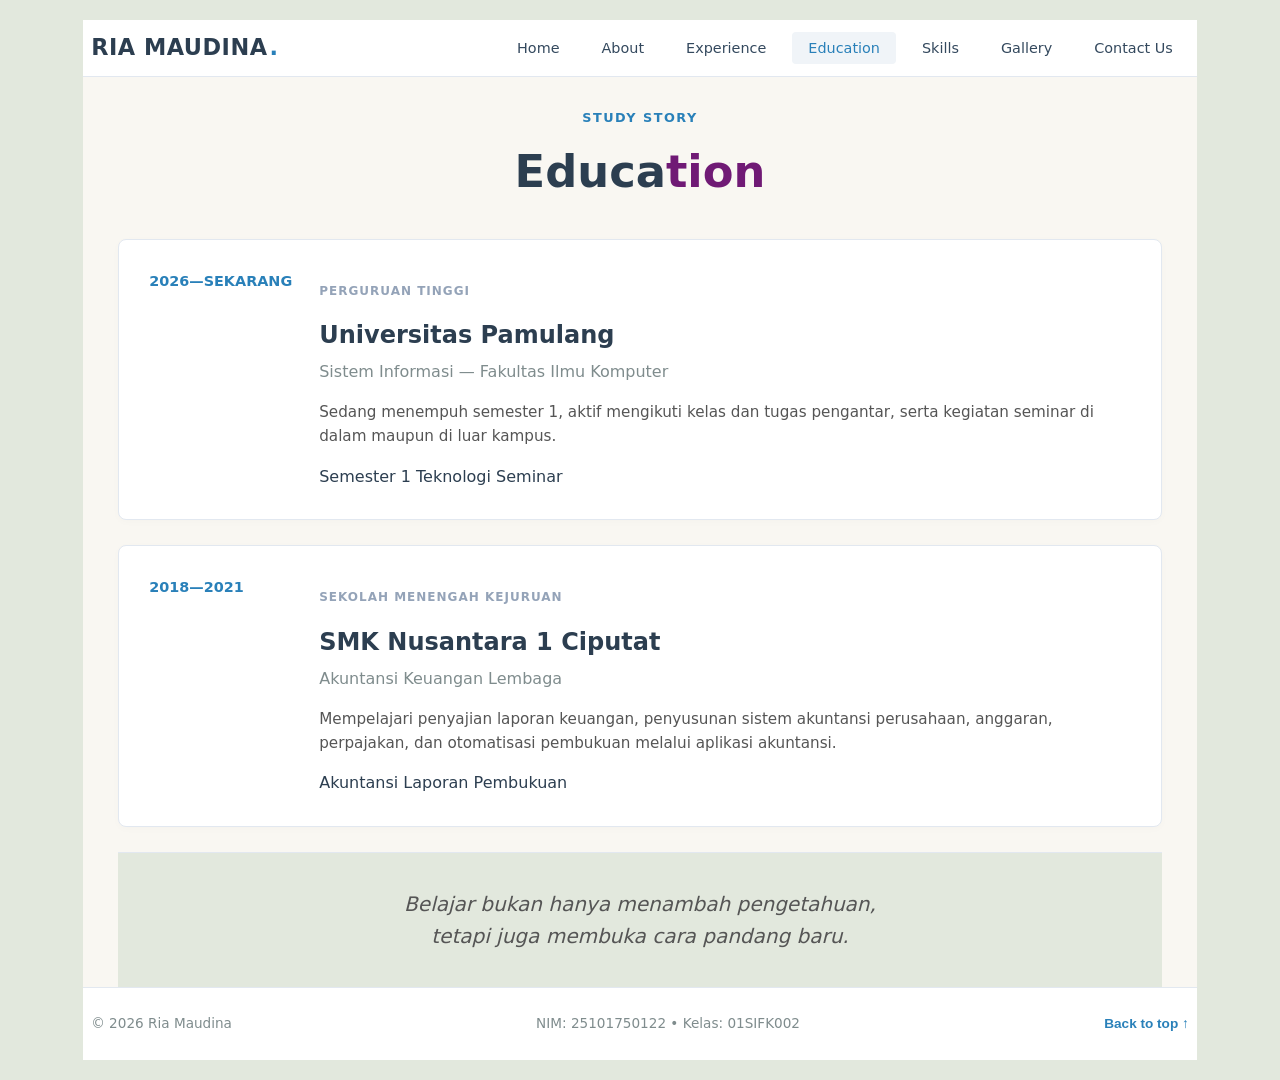
<file: PORTOFOLIO/education.html>
<!doctype html>
<html lang="id">

<head>
    <meta charset="utf-8">
    <meta name="viewport" content="width=device-width,initial-scale=1">
    <meta name="description" content="Riwayat pendidikan Ria Maudina.">
    <title>Ria Maudina | Education</title>

    <link rel="stylesheet" href="style.css">
</head>

<body>

    <nav class="navbar" aria-label="Navigasi utama">
        <div class="container d-flex justify-content-between align-items-center">
            <a class="navbar-brand" href="index.html">RIA MAUDINA<span>.</span></a>
            <button class="navbar-toggler" type="button" aria-label="Buka menu">
                <span class="navbar-toggler-icon"></span>
            </button>
            <div class="collapse navbar-collapse" id="mainNav">
                <ul class="navbar-nav ms-auto">
                    <li><a class="nav-link" href="index.html">Home</a></li>
                    <li><a class="nav-link" href="about.html">About</a></li>
                    <li><a class="nav-link" href="experience.html">Experience</a></li>
                    <li><a class="nav-link active" href="education.html">Education</a></li>
                    <li><a class="nav-link" href="skills.html">Skills</a></li>
                    <li><a class="nav-link" href="gallery.html">Gallery</a></li>
                    <li><a class="nav-link" href="contact.html">Contact Us</a></li>
                </ul>
            </div>
        </div>
    </nav>

    <main>
        <header class="page-header container">
            <p class="section-label">STUDY STORY</p>
            <h1>Educa<span>tion</span></h1>
        </header>

        <section class="section-space container">
            <div class="edu-timeline">
                <article class="edu-card">
                    <span class="edu-year">2026—SEKARANG</span>
                    <div>
                        <p class="role">PERGURUAN TINGGI</p>
                        <h2>Universitas Pamulang</h2>
                        <h3>Sistem Informasi — Fakultas Ilmu Komputer</h3>
                        <p>Sedang menempuh semester 1, aktif mengikuti kelas dan tugas pengantar, serta kegiatan seminar
                            di dalam maupun di luar kampus.</p>
                        <div class="tags">
                            <span>Semester 1</span>
                            <span>Teknologi</span>
                            <span>Seminar</span>
                        </div>
                    </div>
                </article>

                <article class="edu-card">
                    <span class="edu-year">2018—2021</span>
                    <div>
                        <p class="role">SEKOLAH MENENGAH KEJURUAN</p>
                        <h2>SMK Nusantara 1 Ciputat</h2>
                        <h3>Akuntansi Keuangan Lembaga</h3>
                        <p>Mempelajari penyajian laporan keuangan, penyusunan sistem akuntansi perusahaan, anggaran,
                            perpajakan, dan otomatisasi pembukuan melalui aplikasi akuntansi.</p>
                        <div class="tags">
                            <span>Akuntansi</span>
                            <span>Laporan</span>
                            <span>Pembukuan</span>
                        </div>
                    </div>
                </article>
            </div>
        </section>

        <section class="quote-section">
            <div class="container">
                <p>Belajar bukan hanya menambah pengetahuan,<br>tetapi juga membuka cara pandang baru.</p>
            </div>
        </section>
    </main>

    <footer>
        <div class="container footer-row">
            <span>© 2026 Ria Maudina</span>
            <span>NIM: 25101750122 • Kelas: 01SIFK002</span>
            <button id="toTop" type="button">Back to top ↑</button>
        </div>
    </footer>

    <script src="script.js"></script>
</body>

</html>
</file>
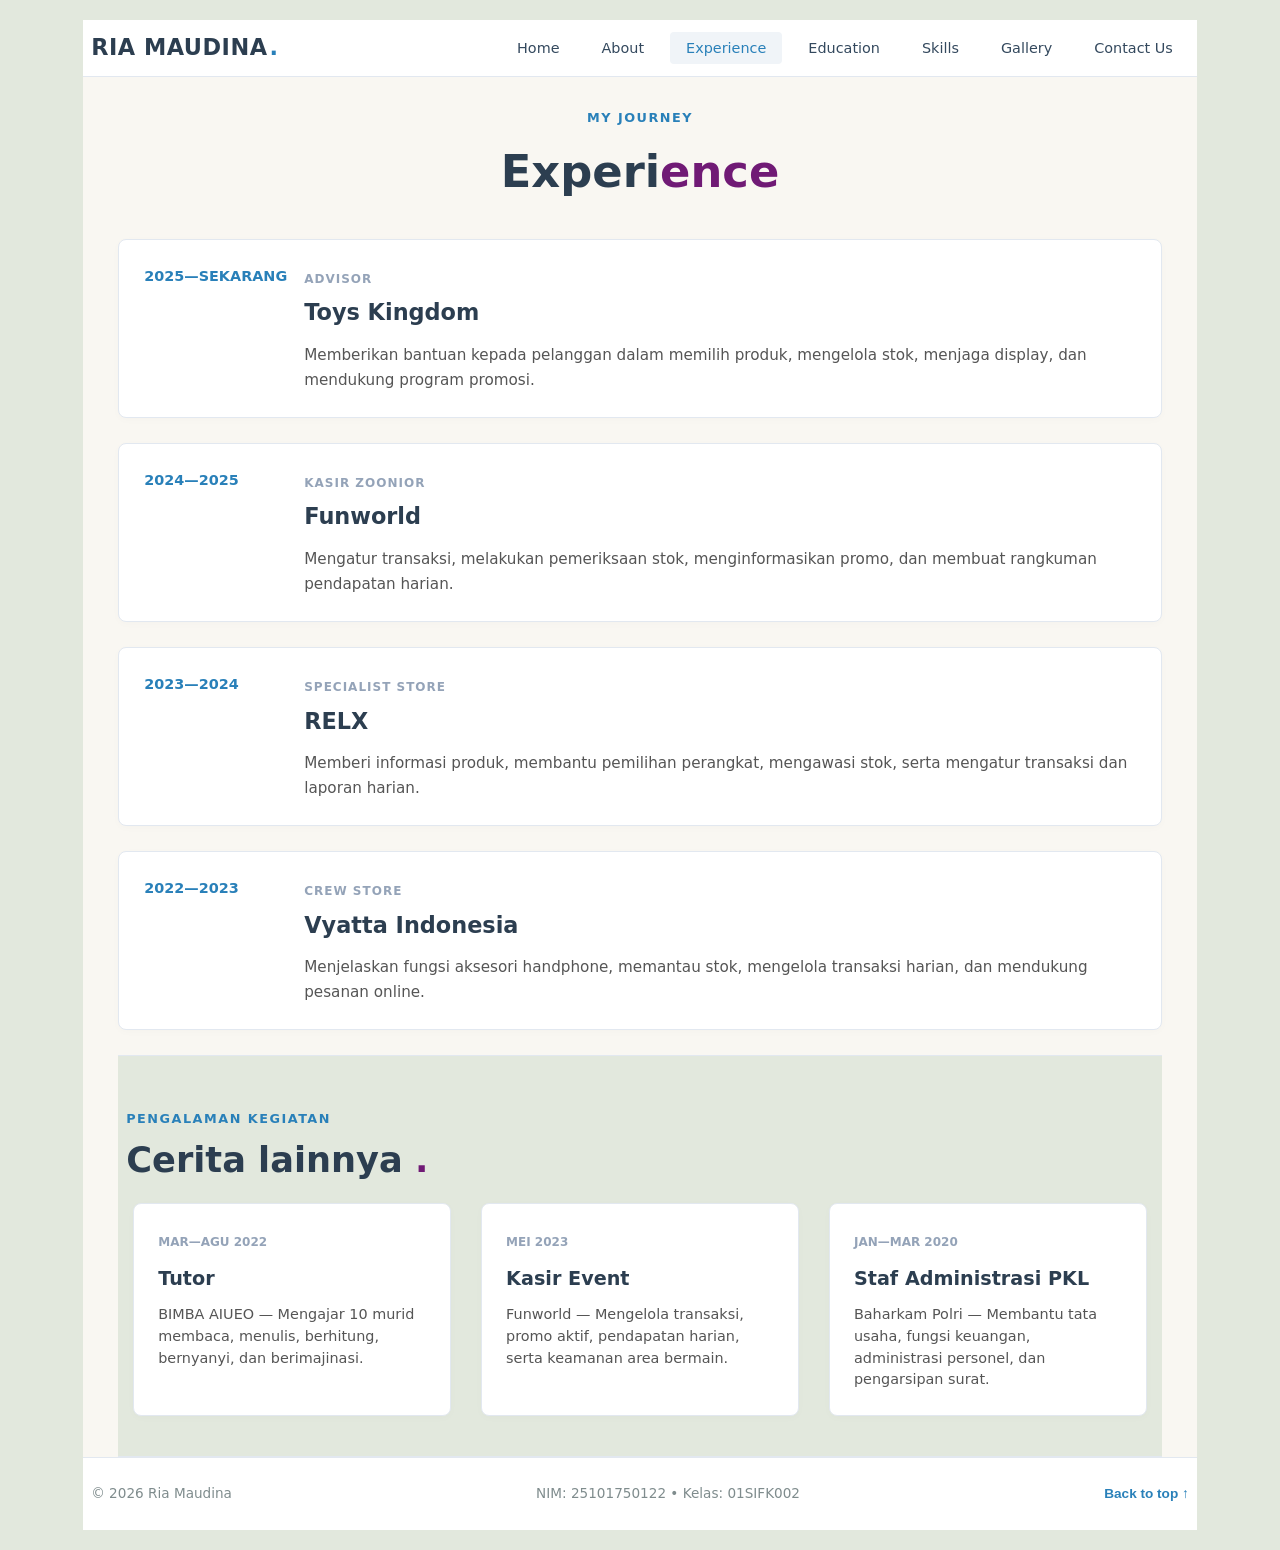
<file: PORTOFOLIO/experience.html>
<!doctype html>
<html lang="id">

<head>
  <meta charset="utf-8">
  <meta name="viewport" content="width=device-width,initial-scale=1">
  <meta name="description" content="Pengalaman kerja Ria Maudina.">
  <title>Ria Maudina | Experience</title>

  <link rel="stylesheet" href="style.css">
</head>

<body>

  <nav class="navbar" aria-label="Navigasi utama">
    <div class="container d-flex justify-content-between align-items-center">
      <a class="navbar-brand" href="index.html">RIA MAUDINA<span>.</span></a>
      <button class="navbar-toggler" type="button" aria-label="Buka menu">
        <span class="navbar-toggler-icon"></span>
      </button>
      <div class="collapse navbar-collapse" id="mainNav">
        <ul class="navbar-nav ms-auto">
          <li><a class="nav-link" href="index.html">Home</a></li>
          <li><a class="nav-link" href="about.html">About</a></li>
          <li><a class="nav-link active" href="experience.html">Experience</a></li>
          <li><a class="nav-link" href="education.html">Education</a></li>
          <li><a class="nav-link" href="skills.html">Skills</a></li>
          <li><a class="nav-link" href="gallery.html">Gallery</a></li>
          <li><a class="nav-link" href="contact.html">Contact Us</a></li>
        </ul>
      </div>
    </div>
  </nav>

  <main>
    <header class="page-header container">
      <p class="section-label">MY JOURNEY</p>
      <h1>Experi<span>ence</span></h1>
    </header>

    <section class="section-space container">
      <div class="timeline">
        <article class="timeline-card">
          <div class="time">2025—SEKARANG</div>
          <div>
            <span class="role">ADVISOR</span>
            <h2>Toys Kingdom</h2>
            <p>Memberikan bantuan kepada pelanggan dalam memilih produk, mengelola stok, menjaga display, dan mendukung
              program promosi.</p>
          </div>
        </article>

        <article class="timeline-card">
          <div class="time">2024—2025</div>
          <div>
            <span class="role">KASIR ZOONIOR</span>
            <h2>Funworld</h2>
            <p>Mengatur transaksi, melakukan pemeriksaan stok, menginformasikan promo, dan membuat rangkuman pendapatan
              harian.</p>
          </div>
        </article>

        <article class="timeline-card">
          <div class="time">2023—2024</div>
          <div>
            <span class="role">SPECIALIST STORE</span>
            <h2>RELX</h2>
            <p>Memberi informasi produk, membantu pemilihan perangkat, mengawasi stok, serta mengatur transaksi dan
              laporan harian.</p>
          </div>
        </article>

        <article class="timeline-card">
          <div class="time">2022—2023</div>
          <div>
            <span class="role">CREW STORE</span>
            <h2>Vyatta Indonesia</h2>
            <p>Menjelaskan fungsi aksesori handphone, memantau stok, mengelola transaksi harian, dan mendukung pesanan
              online.</p>
          </div>
        </article>
      </div>
    </section>

    <section class="extra-section">
      <div class="container">
        <p class="section-label">PENGALAMAN KEGIATAN</p>
        <h2 class="section-title">Cerita lainnya <span>.</span></h2>

        <div class="row g-4 mt-3">
          <div class="col-md-4">
            <article class="extra-card">
              <span>MAR—AGU 2022</span>
              <h3>Tutor</h3>
              <p>BIMBA AIUEO — Mengajar 10 murid membaca, menulis, berhitung, bernyanyi, dan berimajinasi.</p>
            </article>
          </div>

          <div class="col-md-4">
            <article class="extra-card">
              <span>MEI 2023</span>
              <h3>Kasir Event</h3>
              <p>Funworld — Mengelola transaksi, promo aktif, pendapatan harian, serta keamanan area bermain.</p>
            </article>
          </div>

          <div class="col-md-4">
            <article class="extra-card">
              <span>JAN—MAR 2020</span>
              <h3>Staf Administrasi PKL</h3>
              <p>Baharkam Polri — Membantu tata usaha, fungsi keuangan, administrasi personel, dan pengarsipan surat.
              </p>
            </article>
          </div>
        </div>
      </div>
    </section>
  </main>

  <footer>
    <div class="container footer-row">
      <span>© 2026 Ria Maudina</span>
      <span>NIM: 25101750122 • Kelas: 01SIFK002</span>
      <button id="toTop" type="button">Back to top ↑</button>
    </div>
  </footer>

  <script src="script.js"></script>
</body>

</html>
</file>
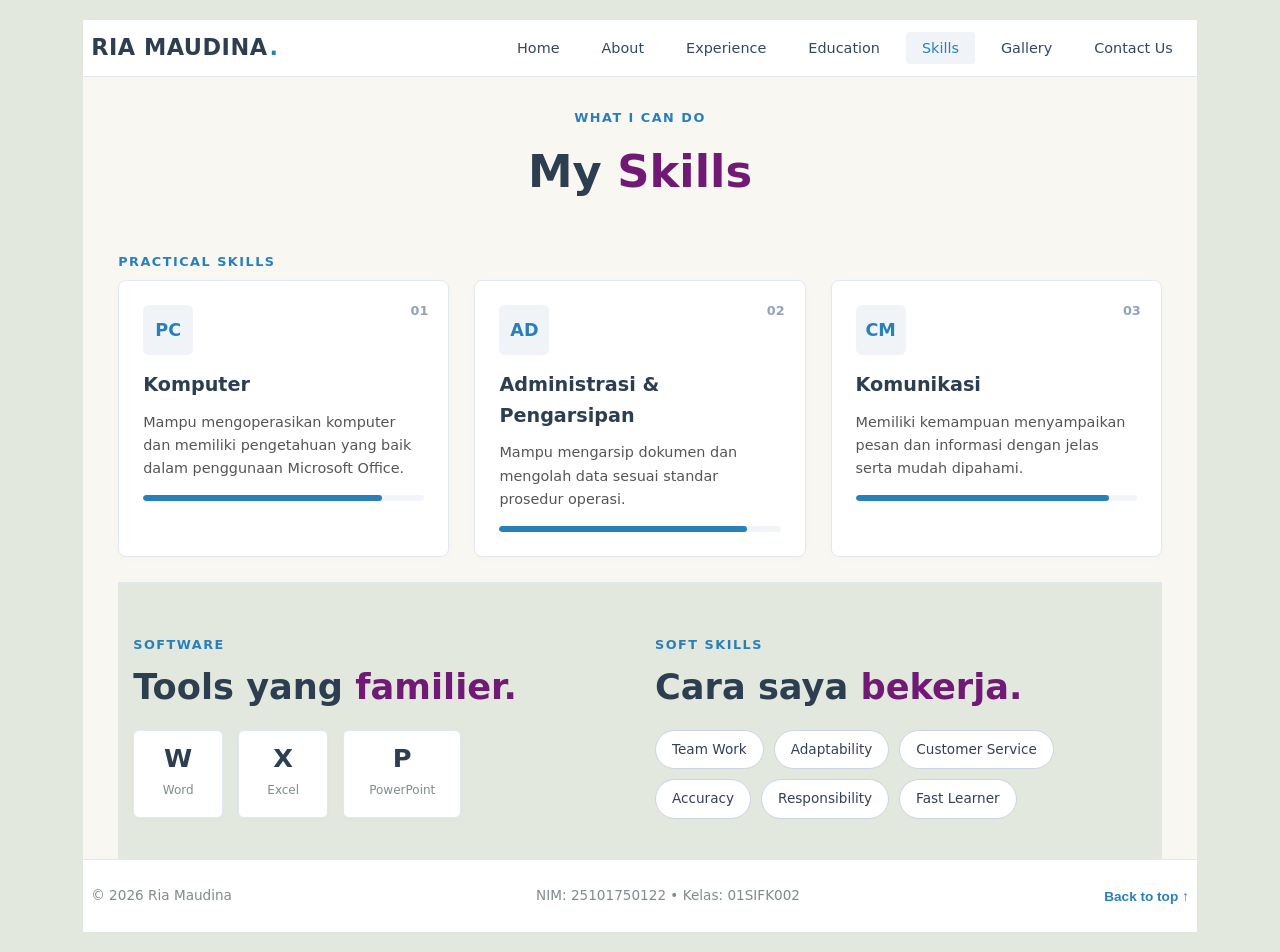
<file: PORTOFOLIO/skills.html>
<!doctype html>
<html lang="id">

<head>
    <meta charset="utf-8">
    <meta name="viewport" content="width=device-width,initial-scale=1">
    <meta name="description" content="Keahlian Ria Maudina.">
    <title>Ria Maudina | Skills</title>

    <link rel="stylesheet" href="style.css">
</head>

<body>

    <nav class="navbar" aria-label="Navigasi utama">
        <div class="container d-flex justify-content-between align-items-center">
            <a class="navbar-brand" href="index.html">RIA MAUDINA<span>.</span></a>
            <button class="navbar-toggler" type="button" aria-label="Buka menu">
                <span class="navbar-toggler-icon"></span>
            </button>
            <div class="collapse navbar-collapse" id="mainNav">
                <ul class="navbar-nav ms-auto">
                    <li><a class="nav-link" href="index.html">Home</a></li>
                    <li><a class="nav-link" href="about.html">About</a></li>
                    <li><a class="nav-link" href="experience.html">Experience</a></li>
                    <li><a class="nav-link" href="education.html">Education</a></li>
                    <li><a class="nav-link active" href="skills.html">Skills</a></li>
                    <li><a class="nav-link" href="gallery.html">Gallery</a></li>
                    <li><a class="nav-link" href="contact.html">Contact Us</a></li>
                </ul>
            </div>
        </div>
    </nav>

    <main>
        <header class="page-header container">
            <p class="section-label">WHAT I CAN DO</p>
            <h1>My <span>Skills</span></h1>
        </header>

        <section class="section-space container">
            <p class="section-label">PRACTICAL SKILLS</p>
            <div class="skill-grid">
                <article class="skill-card">
                    <div class="skill-icon">PC</div>
                    <span>01</span>
                    <h2>Komputer</h2>
                    <p>Mampu mengoperasikan komputer dan memiliki pengetahuan yang baik dalam penggunaan Microsoft
                        Office.</p>
                    <div class="progress-retro"><i style="width:85%"></i></div>
                </article>

                <article class="skill-card">
                    <div class="skill-icon">AD</div>
                    <span>02</span>
                    <h2>Administrasi & Pengarsipan</h2>
                    <p>Mampu mengarsip dokumen dan mengolah data sesuai standar prosedur operasi.</p>
                    <div class="progress-retro"><i style="width:88%"></i></div>
                </article>

                <article class="skill-card">
                    <div class="skill-icon">CM</div>
                    <span>03</span>
                    <h2>Komunikasi</h2>
                    <p>Memiliki kemampuan menyampaikan pesan dan informasi dengan jelas serta mudah dipahami.</p>
                    <div class="progress-retro"><i style="width:90%"></i></div>
                </article>
            </div>
        </section>

        <section class="badge-section">
            <div class="container">
                <div class="row gy-5">
                    <div class="col-lg-5">
                        <p class="section-label">SOFTWARE</p>
                        <h2 class="section-title">Tools yang <span>familier.</span></h2>
                        <div class="software-icons">
                            <div><b>W</b><span>Word</span></div>
                            <div><b>X</b><span>Excel</span></div>
                            <div><b>P</b><span>PowerPoint</span></div>
                        </div>
                    </div>
                    <div class="col-lg-6 offset-lg-1">
                        <p class="section-label">SOFT SKILLS</p>
                        <h2 class="section-title">Cara saya <span>bekerja.</span></h2>
                        <div class="soft-badges">
                            <span>Team Work</span>
                            <span>Adaptability</span>
                            <span>Customer Service</span>
                            <span>Accuracy</span>
                            <span>Responsibility</span>
                            <span>Fast Learner</span>
                        </div>
                    </div>
                </div>
            </div>
        </section>
    </main>

    <footer>
        <div class="container footer-row">
            <span>© 2026 Ria Maudina</span>
            <span>NIM: 25101750122 • Kelas: 01SIFK002</span>
            <button id="toTop" type="button">Back to top ↑</button>
        </div>
    </footer>

    <script src="script.js"></script>
</body>

</html>
</file>
<file: style.css>
* {
  box-sizing: border-box;
}

html {
  background-color: #e2e8dd;
  scroll-behavior: smooth;
}

body {
  margin: 20px auto;
  width: 87%;
  max-width: 1200px;
  background-color: #f9f7f2;
  color: #2c3e50;
  font-family:
    system-ui,
    -apple-system,
    "Segoe UI",
    Roboto,
    Helvetica,
    Arial,
    sans-serif;
  line-height: 1.6;
  min-height: 100vh;
  display: flex;
  flex-direction: column;
}

main {
  padding-left: 35px;
  padding-right: 35px;
  border-radius: 16px;
}

b,
strong {
  color: #000000;
}

a {
  color: #2980b9;
  text-decoration: none;
  transition: color 0.2s ease;
}

a:hover {
  color: #1f618d;
  text-decoration: none;
}

/* Grid dan flexbox */
.container {
  width: 100%;
  max-width: 1140px;
  margin-left: auto;
  margin-right: auto;
  padding-left: 8px;
  padding-right: 8px;
}

.row {
  display: flex;
  flex-wrap: wrap;
  margin-left: -8px;
  margin-right: -8px;
}

.col-lg-7,
.col-lg-5,
.col-lg-6,
.col-md-4,
.col-12 {
  position: relative;
  width: 100%;
  padding-left: 15px;
  padding-right: 15px;
}

@media (min-width: 992px) {
  .col-lg-7 {
    flex: 0 0 58.333333%;
    max-width: 58.333333%;
  }

  .col-lg-5 {
    flex: 0 0 41.666667%;
    max-width: 41.666667%;
  }

  .col-lg-6 {
    flex: 0 0 50%;
    max-width: 50%;
  }

  .offset-lg-1 {
    margin-left: 8.333333%;
  }

  .align-items-lg-center {
    align-items: center;
  }
}

@media (min-width: 768px) {
  .col-md-4 {
    flex: 0 0 33.333333%;
    max-width: 33.333333%;
  }
}

/* Utilitas Gaps & Layout */
.d-flex {
  display: flex;
}

.flex-wrap {
  flex-wrap: wrap;
}

.align-items-center {
  align-items: center;
}

.justify-content-between {
  justify-content: space-between;
}

.ms-auto {
  margin-left: auto;
}

.w-100 {
  width: 100%;
}

.min-vh-100 {
  min-height: 55vh;
}

.mt-4 {
  margin-top: 1.5rem;
}

.mt-3 {
  margin-top: 1rem;
}

.gap-3 {
  gap: 1rem;
}

.gy-4,
.gy-5 {
  row-gap: 1.5rem;
}

/* Navigasi bar */
.navbar {
  position: sticky;
  top: 0;
  background-color: #ffffff;
  border-bottom: 1px solid #e2e8f0;
  padding: 10px 0;
  z-index: 1030;
}

.navbar-brand {
  font-size: 1.4rem;
  font-weight: 700;
  color: #2c3e50;
  letter-spacing: 0.5px;
}

.navbar-brand span {
  color: #2980b9;
  margin-left: 2px;
}

.navbar-nav {
  display: flex;
  list-style: none;
  margin: 0;
  padding: 0;
  gap: 10px;
}

.nav-link {
  color: #34495e;
  font-size: 0.9rem;
  font-weight: 500;
  padding: 8px 16px;
  border-radius: 4px;
  transition: all 0.2s ease;
}

.nav-link:hover,
.nav-link.active {
  color: #2980b9;
  background-color: #f0f4f8;
}

.navbar-toggler {
  display: none;
  background: none;
  border: 1px solid #cbd5e1;
  padding: 8px 12px;
  border-radius: 4px;
  cursor: pointer;
  outline: none;
}

.navbar-toggler-icon {
  display: inline-block;
  width: 20px;
  height: 2px;
  background-color: #334155;
  position: relative;
  vertical-align: middle;
}

.navbar-toggler-icon::before,
.navbar-toggler-icon::after {
  content: "";
  display: block;
  width: 20px;
  height: 2px;
  background-color: #334155;
  position: absolute;
  left: 0;
}

.navbar-toggler-icon::before {
  top: -6px;
}

.navbar-toggler-icon::after {
  bottom: -6px;
}

/* Halaman home */
.hero {
  padding-top: 60px;
  padding-bottom: 60px;
  display: flex;
  align-items: center;
}

.kicker {
  font-size: 0.85rem;
  font-weight: 600;
  color: #2980b9;
  letter-spacing: 1.5px;
  text-transform: uppercase;
  margin-bottom: 10px;
}

.hero-title {
  font-size: 3.2rem;
  font-weight: 700;
  color: #2c3e50;
  margin: 0 0 15px;
  line-height: 1.2;
}

.hero-title span {
  color: #701a75;
}

.hero-tagline {
  font-size: 1.3rem;
  color: #7f8c8d;
  font-weight: 400;
  line-height: 1.5;
  margin: 0 0 25px;
}

.hero-tagline span {
  color: #2980b9;
  font-weight: 600;
}

.btn-retro {
  display: inline-block;
  background-color: #2980b9;
  color: #ffffff;
  padding: 12px 24px;
  font-weight: 600;
  border-radius: 6px;
  border: 1px solid #2980b9;
  font-size: 0.95rem;
  transition: all 0.2s ease;
}

.btn-retro:hover {
  background-color: #1f618d;
  border-color: #1f618d;
  color: #ffffff;
}

.link-retro {
  display: inline-block;
  color: #2980b9;
  font-weight: 600;
  padding: 12px 15px;
  font-size: 0.95rem;
  text-decoration: underline;
  transition: color 0.2s ease;
}

.link-retro:hover {
  color: #1f618d;
}

.hero-art {
  display: flex;
  justify-content: center;
  align-items: center;
}

.blob-photo {
  width: 300px;
  height: 300px;
  border-radius: 50%;
  /* Bulatan rapi */
  border: 5px solid #ffffff;
  box-shadow: 0 4px 20px rgba(0, 0, 0, 0.08);
  background: #2c3e50 url("gambar/ria-maudina.jpeg") center 28% / cover no-repeat;
}

.blob-photo.large {
  width: 340px;
  height: 400px;
  border-radius: 12px;

}

/* Komponen halaman */
.section-space {
  padding: 25px 0;
}

.section-label {
  font-size: 0.8rem;
  font-weight: 600;
  color: #2980b9;
  letter-spacing: 1.5px;
  text-transform: uppercase;
  margin-bottom: 8px;
}

.section-title {
  font-size: 2.2rem;
  font-weight: 700;
  color: #2c3e50;
  line-height: 1.3;
  margin: 5px 0 20px;
}

.section-title span {
  color: #701a75;
}

.large-copy {
  font-size: 1.05rem;
  line-height: 1.7;
  color: #555;
}

.mini-links {
  display: flex;
  gap: 15px;
  margin-top: 30px;
}

.mini-links a {
  border: 1px solid #cbd5e1;
  border-radius: 6px;
  padding: 10px 20px;
  font-weight: 600;
  color: #475569;
  font-size: 0.9rem;
  transition: all 0.2s ease;
}

.mini-links a:hover {
  background-color: #2980b9;
  border-color: #2980b9;
  color: #ffffff;
  text-decoration: none;
}

.page-header {
  padding: 18px 0 6px;
  text-align: center;
}

.page-header h1 {
  font-size: 2.8rem;
  font-weight: 700;
  color: #2c3e50;
  margin: 0;
}

.page-header h1 span {
  color: #701a75;
}

.hello {
  font-size: 2rem;
  font-weight: 700;
  color: #701a75;
  margin-bottom: 10px;
}

.hello small {
  font-size: 1rem;
  font-weight: 400;
  color: #7f8c8d;
  margin-left: 8px;
}

/* Halaman Experience */
.timeline {
  display: flex;
  flex-direction: column;
  gap: 25px;
}

.timeline-card {
  background-color: #ffffff;
  border: 1px solid #e2e8f0;
  border-radius: 8px;
  padding: 25px;
  box-shadow: 0 2px 8px rgba(0, 0, 0, 0.02);
  display: flex;
  justify-content: space-between;
  align-items: flex-start;
}

.timeline-card .time {
  font-size: 0.9rem;
  font-weight: 700;
  color: #2980b9;
  min-width: 160px;
}

.timeline-card .role {
  font-size: 0.75rem;
  font-weight: 700;
  color: #94a3b8;
  letter-spacing: 1px;
  text-transform: uppercase;
}

.timeline-card h2 {
  font-size: 1.4rem;
  font-weight: 700;
  color: #2c3e50;
  margin: 5px 0 12px;
}

.timeline-card p {
  color: #555;
  font-size: 0.95rem;
  line-height: 1.6;
  margin: 0;
}

.extra-section {
  background-color: #e2e8dd;
  padding: 40px 0;
  border-top: 1px solid #e2e8f0;
  border-bottom: 1px solid #e2e8f0;
}

.extra-card {
  background-color: #ffffff;
  border: 1px solid #e2e8f0;
  border-radius: 8px;
  padding: 24px;
  height: 100%;
  box-shadow: 0 2px 8px rgba(0, 0, 0, 0.02);
}

.extra-card span {
  font-size: 0.75rem;
  font-weight: 600;
  color: #94a3b8;
}

.extra-card h3 {
  font-size: 1.2rem;
  font-weight: 700;
  color: #2c3e50;
  margin: 10px 0;
}

.extra-card p {
  color: #555;
  font-size: 0.9rem;
  line-height: 1.5;
  margin: 0;
}

/* Halaman Education */
.edu-timeline {
  display: flex;
  flex-direction: column;
  gap: 25px;
}

.edu-card {
  background-color: #ffffff;
  border: 1px solid #e2e8f0;
  border-radius: 8px;
  padding: 30px;
  box-shadow: 0 2px 8px rgba(0, 0, 0, 0.02);
  display: flex;
  gap: 20px;
}

.edu-year {
  font-size: 0.9rem;
  font-weight: 700;
  color: #2980b9;
  min-width: 150px;
}

.edu-card .role {
  font-size: 0.75rem;
  font-weight: 700;
  color: #94a3b8;
  letter-spacing: 1px;
  text-transform: uppercase;
}

.edu-card h2 {
  font-size: 1.5rem;
  font-weight: 700;
  color: #2c3e50;
  margin: 5px 0;
}

.edu-card h3 {
  font-size: 1rem;
  font-weight: 500;
  color: #7f8c8d;
  margin: 0 0 15px;
}

.edu-card p {
  color: #555;
  font-size: 0.95rem;
  line-height: 1.6;
  margin-bottom: 15px;
}

.quote-section {
  padding: 35px 0;
  text-align: center;
  background-color: #e2e8dd;
  border-top: 1px solid #e2e8f0;
}

.quote-section p {
  font-size: 1.25rem;
  font-style: italic;
  color: #555;
  line-height: 1.6;
  margin: 0;
}

/* Halaman Skills */
.skill-grid {
  display: grid;
  grid-template-columns: repeat(auto-fit, minmax(280px, 1fr));
  gap: 25px;
}

.skill-card {
  background-color: #ffffff;
  border: 1px solid #e2e8f0;
  border-radius: 8px;
  padding: 24px;
  box-shadow: 0 2px 8px rgba(0, 0, 0, 0.02);
  position: relative;
}

.skill-card>span {
  position: absolute;
  top: 20px;
  right: 20px;
  font-size: 0.8rem;
  color: #94a3b8;
  font-weight: 600;
}

.skill-icon {
  width: 50px;
  height: 50px;
  border-radius: 6px;
  background-color: #f0f4f8;
  color: #2980b9;
  display: flex;
  align-items: center;
  justify-content: center;
  font-weight: 700;
  font-size: 1.1rem;
  margin-bottom: 15px;
}

.skill-card h2 {
  font-size: 1.2rem;
  color: #2c3e50;
  margin: 0 0 10px;
}

.skill-card p {
  font-size: 0.9rem;
  color: #555;
  line-height: 1.6;
  margin: 0 0 15px;
}

.progress-retro {
  background-color: #f1f5f9;
  height: 6px;
  border-radius: 3px;
  overflow: hidden;
}

.progress-retro i {
  display: block;
  height: 100%;
  background-color: #2980b9;
  border-radius: 3px;
}

.badge-section {
  background-color: #e2e8dd;
  padding: 40px 0;
  border-top: 1px solid #e2e8f0;
}

.software-icons {
  display: flex;
  gap: 15px;
  margin-top: 20px;
  flex-wrap: wrap;
}

.software-icons div {
  background-color: #ffffff;
  border: 1px solid #e2e8f0;
  border-radius: 6px;
  padding: 15px 25px;
  text-align: center;
  min-width: 90px;
  box-shadow: 0 2px 4px rgba(0, 0, 0, 0.02);
}

.software-icons b {
  display: block;
  font-size: 1.6rem;
  color: #2c3e50;
  line-height: 1;
  margin-bottom: 5px;
}

.software-icons span {
  font-size: 0.75rem;
  color: #7f8c8d;
}

.soft-badges {
  display: flex;
  flex-wrap: wrap;
  gap: 10px;
  margin-top: 20px;
}

.soft-badges span {
  background-color: #ffffff;
  border: 1px solid #cbd5e1;
  color: #334155;
  padding: 8px 16px;
  border-radius: 20px;
  font-size: 0.85rem;
  font-weight: 500;
}

/* Halaman Contact Us */
.contact-layout {
  display: grid;
  grid-template-columns: 1.2fr 1.8fr;
  gap: 40px;
}

.contact-card {
  background-color: #ffffff;
  border: 1px solid #e2e8f0;
  border-radius: 8px;
  padding: 24px;
  margin-top: 10px;
  box-shadow: 0 2px 8px rgba(0, 0, 0, 0.02);
}

.contact-card>div {
  padding: 12px 0;
  border-bottom: 1px solid #f1f5f9;
}

.contact-card>div:last-child {
  border-bottom: none;
}

.contact-card span {
  display: block;
  font-size: 0.7rem;
  font-weight: 700;
  color: #94a3b8;
  text-transform: uppercase;
  margin-bottom: 4px;
}

.contact-card a,
.contact-card p {
  font-weight: 500;
  color: #2c3e50;
  margin: 0;
  font-size: 0.95rem;
}

.contact-form {
  background-color: #ffffff;
  border: 1px solid #e2e8f0;
  border-radius: 8px;
  padding: 30px;
  box-shadow: 0 2px 10px rgba(0, 0, 0, 0.02);
}

.form-field {
  margin-bottom: 20px;
}

.form-field label {
  display: block;
  font-size: 0.85rem;
  font-weight: 600;
  color: #475569;
  margin-bottom: 6px;
}

.form-field input,
.form-field textarea {
  width: 100%;
  padding: 10px 12px;
  border: 1px solid #cbd5e1;
  border-radius: 6px;
  font-size: 0.95rem;
  color: #334155;
  background-color: #ffffff;
  transition: border-color 0.2s ease;
  outline: none;
}

.form-field input:focus,
.form-field textarea:focus {
  border-color: #2980b9;
}

.form-status {
  margin-top: 15px;
  font-size: 0.9rem;
  color: #27ae60;
  font-weight: 600;
  min-height: 24px;
}

/* Footer website */
footer {
  background-color: #ffffff;
  border-top: 1px solid #e2e8f0;
  padding: 25px 0;
  color: #7f8c8d;
  margin-top: auto;
}

.footer-row {
  display: flex;
  justify-content: space-between;
  align-items: center;
  font-size: 0.85rem;
}

.footer-row button {
  background: none;
  border: none;
  color: #2980b9;
  cursor: pointer;
  font-weight: 600;
  font-size: 0.85rem;
  padding: 0;
  outline: none;
}

.footer-row button:hover {
  text-decoration: underline;
}

/* Pengaturan responsif */
@media (max-width: 991px) {
  body {
    width: 100%;
  }

  main {
    padding-left: 15px;
    padding-right: 15px;
  }

  .navbar-toggler {
    display: block;
  }

  .collapse.navbar-collapse {
    display: none;
    width: 100%;
    background-color: #ffffff;
    border-top: 1px solid #e2e8f0;
    padding: 15px 0;
    margin-top: 15px;
  }

  .collapse.navbar-collapse.show {
    display: block;
  }

  .navbar-nav {
    flex-direction: column;
    gap: 5px;
  }

  .nav-link {
    display: block;
    padding: 8px 0;
    border-radius: 0;
  }

  .nav-link:hover,
  .nav-link.active {
    background-color: transparent;
    color: #2980b9;
  }

  .hero .row {
    flex-direction: column-reverse;
    text-align: center;
    row-gap: 2rem;
  }

  .hero-art {
    margin-bottom: 20px;
  }

  .hero-title {
    font-size: 2.4rem;
  }

  .section-title {
    font-size: 1.8rem;
  }

  .timeline-card,
  .edu-card {
    flex-direction: column;
    gap: 10px;
  }

  .timeline-card .time,
  .edu-year {
    min-width: auto;
  }

  .contact-layout {
    grid-template-columns: 1fr;
    gap: 30px;
  }
}

@media (max-width: 767px) {
  body {
    padding-top: 70px;
  }

  .section-space {
    padding: 50px 0;
  }

  .footer-row {
    flex-direction: column;
    gap: 8px;
    text-align: center;
  }
}
</file>
<file: gallery.css>
.gallery-intro {
  margin-bottom: 40px;
}

.gallery-intro p {
  color: #555;
  font-size: 1.05rem;
  margin-top: 5px;
}

/* Grid Layout Galeri */
.gallery-grid {
  display: grid;
  grid-template-columns: repeat(auto-fill, minmax(320px, 1fr));
  gap: 25px;
}

/* Kartu Galeri */
.gallery-card {
  margin: 0;
  background-color: #ffffff;
  border: 1px solid #e2e8f0;
  border-radius: 8px;
  overflow: hidden;
  box-shadow: 0 2px 8px rgba(0, 0, 0, 0.02);
  display: flex;
  flex-direction: column;
  transition:
    border-color 0.2s ease,
    box-shadow 0.2s ease;
}

/* Efek hover minimalis & sederhana */
.gallery-card:hover {
  border-color: #2980b9;
  box-shadow: 0 4px 12px rgba(0, 0, 0, 0.05);
}

/* Wadah Foto */
.gallery-photo {
  width: 100%;
  height: 250px;
  overflow: hidden;
  background-color: #f1f5f9;
}

.gallery-photo img {
  width: 100%;
  height: 100%;
  object-fit: cover;
  display: block;
}

/* Keterangan Gambar (Caption) */
.gallery-card figcaption {
  padding: 18px;
  display: flex;
  flex-direction: column;
  flex-grow: 1;
}

/* Nomor urut kecil */
.gallery-card figcaption > span {
  font-size: 0.75rem;
  font-weight: 700;
  color: #2980b9;
  text-transform: uppercase;
  margin-bottom: 6px;
}

.gallery-card h2 {
  font-size: 1.2rem;
  font-weight: 700;
  color: #2c3e50;
  margin: 0 0 8px;
  line-height: 1.3;
}

.gallery-card figcaption p {
  font-size: 0.88rem;
  color: #555;
  margin: 0;
  line-height: 1.5;
}

/* Sembunyikan elemen hiasan bintang di kanan bawah */
.gallery-card figcaption b {
  display: none !important;
}

@media (max-width: 767px) {
  .gallery-grid {
    grid-template-columns: 1fr;
  }

  .gallery-photo {
    height: 220px;
  }
}
</file>
<file: PORTOFOLIO/style.css>
* {
  box-sizing: border-box;
}

html {
  background-color: #e2e8dd;
  scroll-behavior: smooth;
}

body {
  margin: 20px auto;
  width: 87%;
  max-width: 1200px;
  background-color: #f9f7f2;
  color: #2c3e50;
  font-family:
    system-ui,
    -apple-system,
    "Segoe UI",
    Roboto,
    Helvetica,
    Arial,
    sans-serif;
  line-height: 1.6;
  min-height: 100vh;
  display: flex;
  flex-direction: column;
}

main {
  padding-left: 35px;
  padding-right: 35px;
  border-radius: 16px;
}

b,
strong {
  color: #000000;
}

a {
  color: #2980b9;
  text-decoration: none;
  transition: color 0.2s ease;
}

a:hover {
  color: #1f618d;
  text-decoration: none;
}

/* Grid dan flexbox */
.container {
  width: 100%;
  max-width: 1140px;
  margin-left: auto;
  margin-right: auto;
  padding-left: 8px;
  padding-right: 8px;
}

.row {
  display: flex;
  flex-wrap: wrap;
  margin-left: -8px;
  margin-right: -8px;
}

.col-lg-7,
.col-lg-5,
.col-lg-6,
.col-md-4,
.col-12 {
  position: relative;
  width: 100%;
  padding-left: 15px;
  padding-right: 15px;
}

@media (min-width: 992px) {
  .col-lg-7 {
    flex: 0 0 58.333333%;
    max-width: 58.333333%;
  }

  .col-lg-5 {
    flex: 0 0 41.666667%;
    max-width: 41.666667%;
  }

  .col-lg-6 {
    flex: 0 0 50%;
    max-width: 50%;
  }

  .offset-lg-1 {
    margin-left: 8.333333%;
  }

  .align-items-lg-center {
    align-items: center;
  }
}

@media (min-width: 768px) {
  .col-md-4 {
    flex: 0 0 33.333333%;
    max-width: 33.333333%;
  }
}

/* Utilitas Gaps & Layout */
.d-flex {
  display: flex;
}

.flex-wrap {
  flex-wrap: wrap;
}

.align-items-center {
  align-items: center;
}

.justify-content-between {
  justify-content: space-between;
}

.ms-auto {
  margin-left: auto;
}

.w-100 {
  width: 100%;
}

.min-vh-100 {
  min-height: 55vh;
}

.mt-4 {
  margin-top: 1.5rem;
}

.mt-3 {
  margin-top: 1rem;
}

.gap-3 {
  gap: 1rem;
}

.gy-4,
.gy-5 {
  row-gap: 1.5rem;
}

/* Navigasi bar */
.navbar {
  position: sticky;
  top: 0;
  background-color: #ffffff;
  border-bottom: 1px solid #e2e8f0;
  padding: 10px 0;
  z-index: 1030;
}

.navbar-brand {
  font-size: 1.4rem;
  font-weight: 700;
  color: #2c3e50;
  letter-spacing: 0.5px;
}

.navbar-brand span {
  color: #2980b9;
  margin-left: 2px;
}

.navbar-nav {
  display: flex;
  list-style: none;
  margin: 0;
  padding: 0;
  gap: 10px;
}

.nav-link {
  color: #34495e;
  font-size: 0.9rem;
  font-weight: 500;
  padding: 8px 16px;
  border-radius: 4px;
  transition: all 0.2s ease;
}

.nav-link:hover,
.nav-link.active {
  color: #2980b9;
  background-color: #f0f4f8;
}

.navbar-toggler {
  display: none;
  background: none;
  border: 1px solid #cbd5e1;
  padding: 8px 12px;
  border-radius: 4px;
  cursor: pointer;
  outline: none;
}

.navbar-toggler-icon {
  display: inline-block;
  width: 20px;
  height: 2px;
  background-color: #334155;
  position: relative;
  vertical-align: middle;
}

.navbar-toggler-icon::before,
.navbar-toggler-icon::after {
  content: "";
  display: block;
  width: 20px;
  height: 2px;
  background-color: #334155;
  position: absolute;
  left: 0;
}

.navbar-toggler-icon::before {
  top: -6px;
}

.navbar-toggler-icon::after {
  bottom: -6px;
}

/* Halaman home */
.hero {
  padding-top: 60px;
  padding-bottom: 60px;
  display: flex;
  align-items: center;
}

.kicker {
  font-size: 0.85rem;
  font-weight: 600;
  color: #2980b9;
  letter-spacing: 1.5px;
  text-transform: uppercase;
  margin-bottom: 10px;
}

.hero-title {
  font-size: 3.2rem;
  font-weight: 700;
  color: #2c3e50;
  margin: 0 0 15px;
  line-height: 1.2;
}

.hero-title span {
  color: #701a75;
}

.hero-tagline {
  font-size: 1.3rem;
  color: #7f8c8d;
  font-weight: 400;
  line-height: 1.5;
  margin: 0 0 25px;
}

.hero-tagline span {
  color: #2980b9;
  font-weight: 600;
}

.btn-retro {
  display: inline-block;
  background-color: #2980b9;
  color: #ffffff;
  padding: 12px 24px;
  font-weight: 600;
  border-radius: 6px;
  border: 1px solid #2980b9;
  font-size: 0.95rem;
  transition: all 0.2s ease;
}

.btn-retro:hover {
  background-color: #1f618d;
  border-color: #1f618d;
  color: #ffffff;
}

.link-retro {
  display: inline-block;
  color: #2980b9;
  font-weight: 600;
  padding: 12px 15px;
  font-size: 0.95rem;
  text-decoration: underline;
  transition: color 0.2s ease;
}

.link-retro:hover {
  color: #1f618d;
}

.hero-art {
  display: flex;
  justify-content: center;
  align-items: center;
}

.blob-photo {
  width: 300px;
  height: 300px;
  border-radius: 50%;
  /* Bulatan rapi */
  border: 5px solid #ffffff;
  box-shadow: 0 4px 20px rgba(0, 0, 0, 0.08);
  background: #2c3e50 url("gambar/ria-maudina.jpeg") center 28% / cover no-repeat;
}

.blob-photo.large {
  width: 340px;
  height: 400px;
  border-radius: 12px;

}

/* Komponen halaman */
.section-space {
  padding: 25px 0;
}

.section-label {
  font-size: 0.8rem;
  font-weight: 600;
  color: #2980b9;
  letter-spacing: 1.5px;
  text-transform: uppercase;
  margin-bottom: 8px;
}

.section-title {
  font-size: 2.2rem;
  font-weight: 700;
  color: #2c3e50;
  line-height: 1.3;
  margin: 5px 0 20px;
}

.section-title span {
  color: #701a75;
}

.large-copy {
  font-size: 1.05rem;
  line-height: 1.7;
  color: #555;
}

.mini-links {
  display: flex;
  gap: 15px;
  margin-top: 30px;
}

.mini-links a {
  border: 1px solid #cbd5e1;
  border-radius: 6px;
  padding: 10px 20px;
  font-weight: 600;
  color: #475569;
  font-size: 0.9rem;
  transition: all 0.2s ease;
}

.mini-links a:hover {
  background-color: #2980b9;
  border-color: #2980b9;
  color: #ffffff;
  text-decoration: none;
}

.page-header {
  padding: 18px 0 6px;
  text-align: center;
}

.page-header h1 {
  font-size: 2.8rem;
  font-weight: 700;
  color: #2c3e50;
  margin: 0;
}

.page-header h1 span {
  color: #701a75;
}

.hello {
  font-size: 2rem;
  font-weight: 700;
  color: #701a75;
  margin-bottom: 10px;
}

.hello small {
  font-size: 1rem;
  font-weight: 400;
  color: #7f8c8d;
  margin-left: 8px;
}

/* Halaman Experience */
.timeline {
  display: flex;
  flex-direction: column;
  gap: 25px;
}

.timeline-card {
  background-color: #ffffff;
  border: 1px solid #e2e8f0;
  border-radius: 8px;
  padding: 25px;
  box-shadow: 0 2px 8px rgba(0, 0, 0, 0.02);
  display: flex;
  justify-content: space-between;
  align-items: flex-start;
}

.timeline-card .time {
  font-size: 0.9rem;
  font-weight: 700;
  color: #2980b9;
  min-width: 160px;
}

.timeline-card .role {
  font-size: 0.75rem;
  font-weight: 700;
  color: #94a3b8;
  letter-spacing: 1px;
  text-transform: uppercase;
}

.timeline-card h2 {
  font-size: 1.4rem;
  font-weight: 700;
  color: #2c3e50;
  margin: 5px 0 12px;
}

.timeline-card p {
  color: #555;
  font-size: 0.95rem;
  line-height: 1.6;
  margin: 0;
}

.extra-section {
  background-color: #e2e8dd;
  padding: 40px 0;
  border-top: 1px solid #e2e8f0;
  border-bottom: 1px solid #e2e8f0;
}

.extra-card {
  background-color: #ffffff;
  border: 1px solid #e2e8f0;
  border-radius: 8px;
  padding: 24px;
  height: 100%;
  box-shadow: 0 2px 8px rgba(0, 0, 0, 0.02);
}

.extra-card span {
  font-size: 0.75rem;
  font-weight: 600;
  color: #94a3b8;
}

.extra-card h3 {
  font-size: 1.2rem;
  font-weight: 700;
  color: #2c3e50;
  margin: 10px 0;
}

.extra-card p {
  color: #555;
  font-size: 0.9rem;
  line-height: 1.5;
  margin: 0;
}

/* Halaman Education */
.edu-timeline {
  display: flex;
  flex-direction: column;
  gap: 25px;
}

.edu-card {
  background-color: #ffffff;
  border: 1px solid #e2e8f0;
  border-radius: 8px;
  padding: 30px;
  box-shadow: 0 2px 8px rgba(0, 0, 0, 0.02);
  display: flex;
  gap: 20px;
}

.edu-year {
  font-size: 0.9rem;
  font-weight: 700;
  color: #2980b9;
  min-width: 150px;
}

.edu-card .role {
  font-size: 0.75rem;
  font-weight: 700;
  color: #94a3b8;
  letter-spacing: 1px;
  text-transform: uppercase;
}

.edu-card h2 {
  font-size: 1.5rem;
  font-weight: 700;
  color: #2c3e50;
  margin: 5px 0;
}

.edu-card h3 {
  font-size: 1rem;
  font-weight: 500;
  color: #7f8c8d;
  margin: 0 0 15px;
}

.edu-card p {
  color: #555;
  font-size: 0.95rem;
  line-height: 1.6;
  margin-bottom: 15px;
}

.quote-section {
  padding: 35px 0;
  text-align: center;
  background-color: #e2e8dd;
  border-top: 1px solid #e2e8f0;
}

.quote-section p {
  font-size: 1.25rem;
  font-style: italic;
  color: #555;
  line-height: 1.6;
  margin: 0;
}

/* Halaman Skills */
.skill-grid {
  display: grid;
  grid-template-columns: repeat(auto-fit, minmax(280px, 1fr));
  gap: 25px;
}

.skill-card {
  background-color: #ffffff;
  border: 1px solid #e2e8f0;
  border-radius: 8px;
  padding: 24px;
  box-shadow: 0 2px 8px rgba(0, 0, 0, 0.02);
  position: relative;
}

.skill-card>span {
  position: absolute;
  top: 20px;
  right: 20px;
  font-size: 0.8rem;
  color: #94a3b8;
  font-weight: 600;
}

.skill-icon {
  width: 50px;
  height: 50px;
  border-radius: 6px;
  background-color: #f0f4f8;
  color: #2980b9;
  display: flex;
  align-items: center;
  justify-content: center;
  font-weight: 700;
  font-size: 1.1rem;
  margin-bottom: 15px;
}

.skill-card h2 {
  font-size: 1.2rem;
  color: #2c3e50;
  margin: 0 0 10px;
}

.skill-card p {
  font-size: 0.9rem;
  color: #555;
  line-height: 1.6;
  margin: 0 0 15px;
}

.progress-retro {
  background-color: #f1f5f9;
  height: 6px;
  border-radius: 3px;
  overflow: hidden;
}

.progress-retro i {
  display: block;
  height: 100%;
  background-color: #2980b9;
  border-radius: 3px;
}

.badge-section {
  background-color: #e2e8dd;
  padding: 40px 0;
  border-top: 1px solid #e2e8f0;
}

.software-icons {
  display: flex;
  gap: 15px;
  margin-top: 20px;
  flex-wrap: wrap;
}

.software-icons div {
  background-color: #ffffff;
  border: 1px solid #e2e8f0;
  border-radius: 6px;
  padding: 15px 25px;
  text-align: center;
  min-width: 90px;
  box-shadow: 0 2px 4px rgba(0, 0, 0, 0.02);
}

.software-icons b {
  display: block;
  font-size: 1.6rem;
  color: #2c3e50;
  line-height: 1;
  margin-bottom: 5px;
}

.software-icons span {
  font-size: 0.75rem;
  color: #7f8c8d;
}

.soft-badges {
  display: flex;
  flex-wrap: wrap;
  gap: 10px;
  margin-top: 20px;
}

.soft-badges span {
  background-color: #ffffff;
  border: 1px solid #cbd5e1;
  color: #334155;
  padding: 8px 16px;
  border-radius: 20px;
  font-size: 0.85rem;
  font-weight: 500;
}

/* Halaman Contact Us */
.contact-layout {
  display: grid;
  grid-template-columns: 1.2fr 1.8fr;
  gap: 40px;
}

.contact-card {
  background-color: #ffffff;
  border: 1px solid #e2e8f0;
  border-radius: 8px;
  padding: 24px;
  margin-top: 10px;
  box-shadow: 0 2px 8px rgba(0, 0, 0, 0.02);
}

.contact-card>div {
  padding: 12px 0;
  border-bottom: 1px solid #f1f5f9;
}

.contact-card>div:last-child {
  border-bottom: none;
}

.contact-card span {
  display: block;
  font-size: 0.7rem;
  font-weight: 700;
  color: #94a3b8;
  text-transform: uppercase;
  margin-bottom: 4px;
}

.contact-card a,
.contact-card p {
  font-weight: 500;
  color: #2c3e50;
  margin: 0;
  font-size: 0.95rem;
}

.contact-form {
  background-color: #ffffff;
  border: 1px solid #e2e8f0;
  border-radius: 8px;
  padding: 30px;
  box-shadow: 0 2px 10px rgba(0, 0, 0, 0.02);
}

.form-field {
  margin-bottom: 20px;
}

.form-field label {
  display: block;
  font-size: 0.85rem;
  font-weight: 600;
  color: #475569;
  margin-bottom: 6px;
}

.form-field input,
.form-field textarea {
  width: 100%;
  padding: 10px 12px;
  border: 1px solid #cbd5e1;
  border-radius: 6px;
  font-size: 0.95rem;
  color: #334155;
  background-color: #ffffff;
  transition: border-color 0.2s ease;
  outline: none;
}

.form-field input:focus,
.form-field textarea:focus {
  border-color: #2980b9;
}

.form-status {
  margin-top: 15px;
  font-size: 0.9rem;
  color: #27ae60;
  font-weight: 600;
  min-height: 24px;
}

/* Footer website */
footer {
  background-color: #ffffff;
  border-top: 1px solid #e2e8f0;
  padding: 25px 0;
  color: #7f8c8d;
  margin-top: auto;
}

.footer-row {
  display: flex;
  justify-content: space-between;
  align-items: center;
  font-size: 0.85rem;
}

.footer-row button {
  background: none;
  border: none;
  color: #2980b9;
  cursor: pointer;
  font-weight: 600;
  font-size: 0.85rem;
  padding: 0;
  outline: none;
}

.footer-row button:hover {
  text-decoration: underline;
}

/* Pengaturan responsif */
@media (max-width: 991px) {
  body {
    width: 100%;
  }

  main {
    padding-left: 15px;
    padding-right: 15px;
  }

  .navbar-toggler {
    display: block;
  }

  .collapse.navbar-collapse {
    display: none;
    width: 100%;
    background-color: #ffffff;
    border-top: 1px solid #e2e8f0;
    padding: 15px 0;
    margin-top: 15px;
  }

  .collapse.navbar-collapse.show {
    display: block;
  }

  .navbar-nav {
    flex-direction: column;
    gap: 5px;
  }

  .nav-link {
    display: block;
    padding: 8px 0;
    border-radius: 0;
  }

  .nav-link:hover,
  .nav-link.active {
    background-color: transparent;
    color: #2980b9;
  }

  .hero .row {
    flex-direction: column-reverse;
    text-align: center;
    row-gap: 2rem;
  }

  .hero-art {
    margin-bottom: 20px;
  }

  .hero-title {
    font-size: 2.4rem;
  }

  .section-title {
    font-size: 1.8rem;
  }

  .timeline-card,
  .edu-card {
    flex-direction: column;
    gap: 10px;
  }

  .timeline-card .time,
  .edu-year {
    min-width: auto;
  }

  .contact-layout {
    grid-template-columns: 1fr;
    gap: 30px;
  }
}

@media (max-width: 767px) {
  body {
    padding-top: 70px;
  }

  .section-space {
    padding: 50px 0;
  }

  .footer-row {
    flex-direction: column;
    gap: 8px;
    text-align: center;
  }
}
</file>
